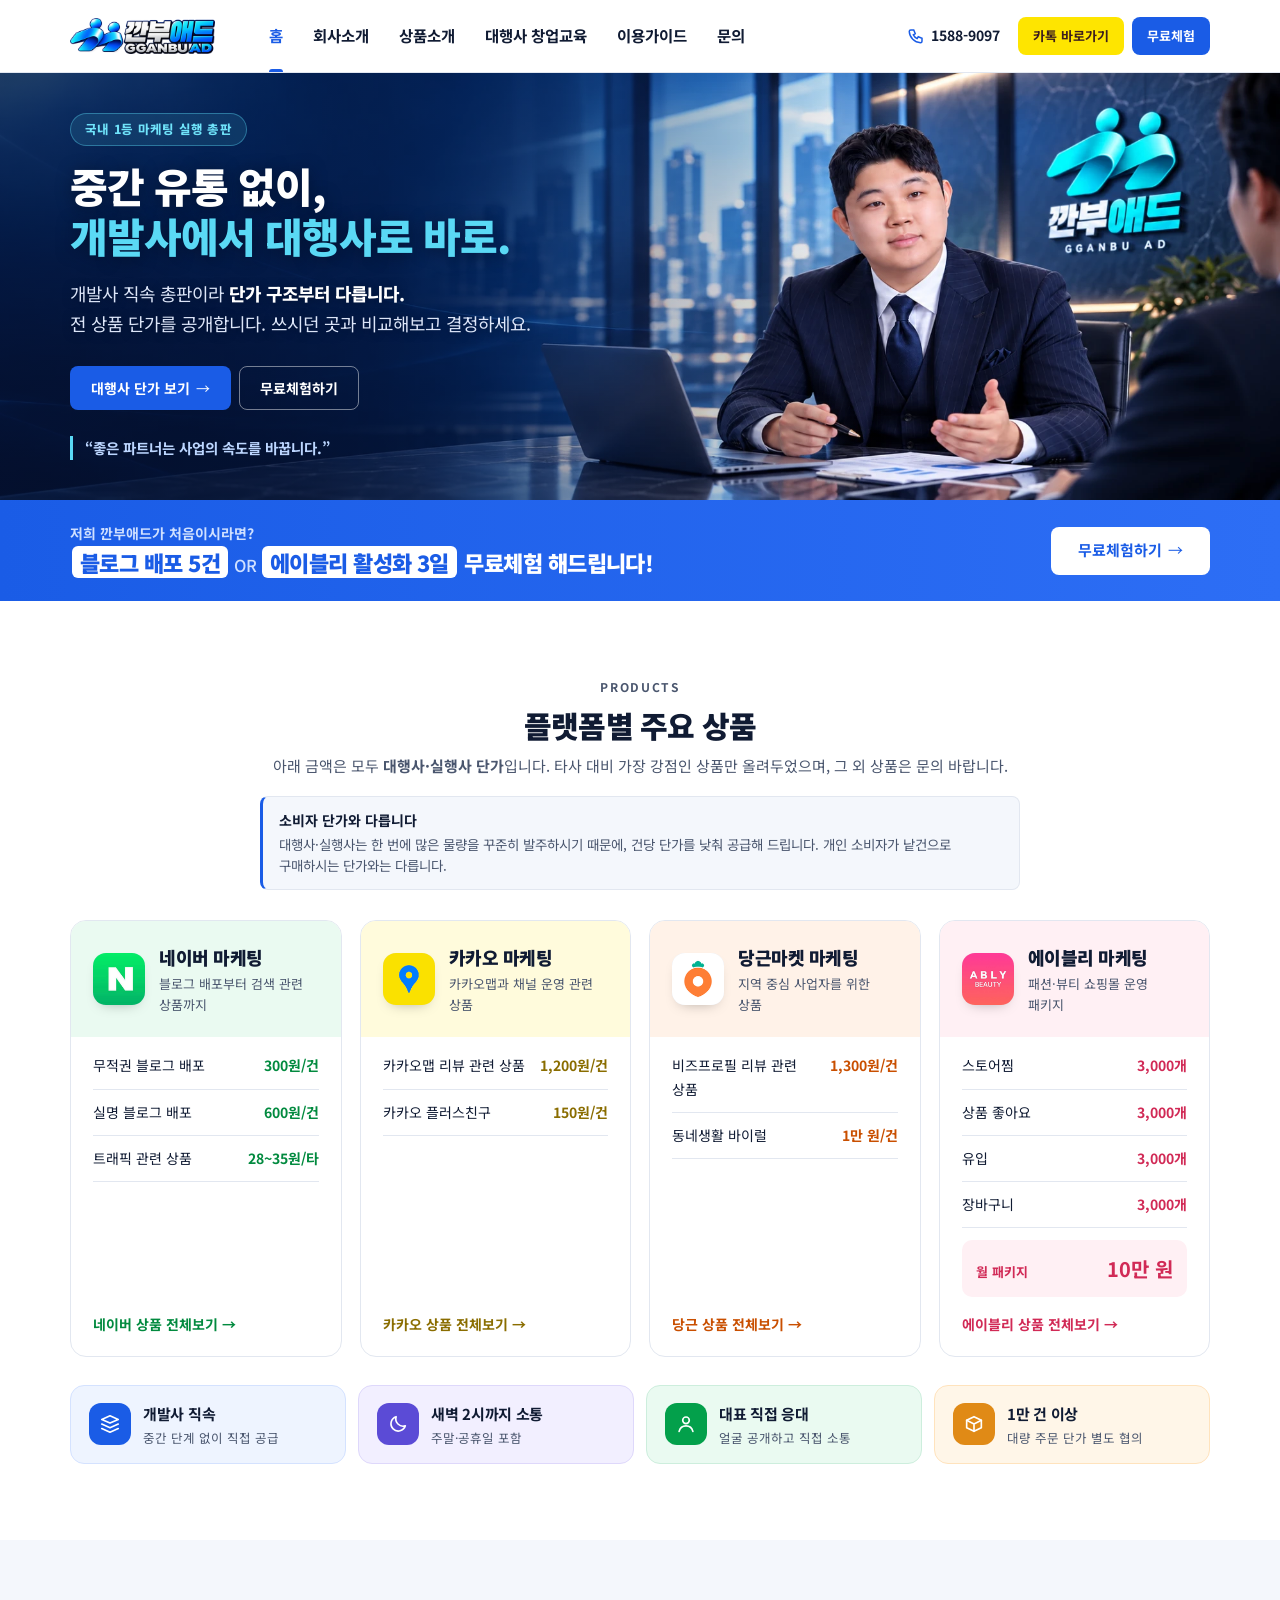
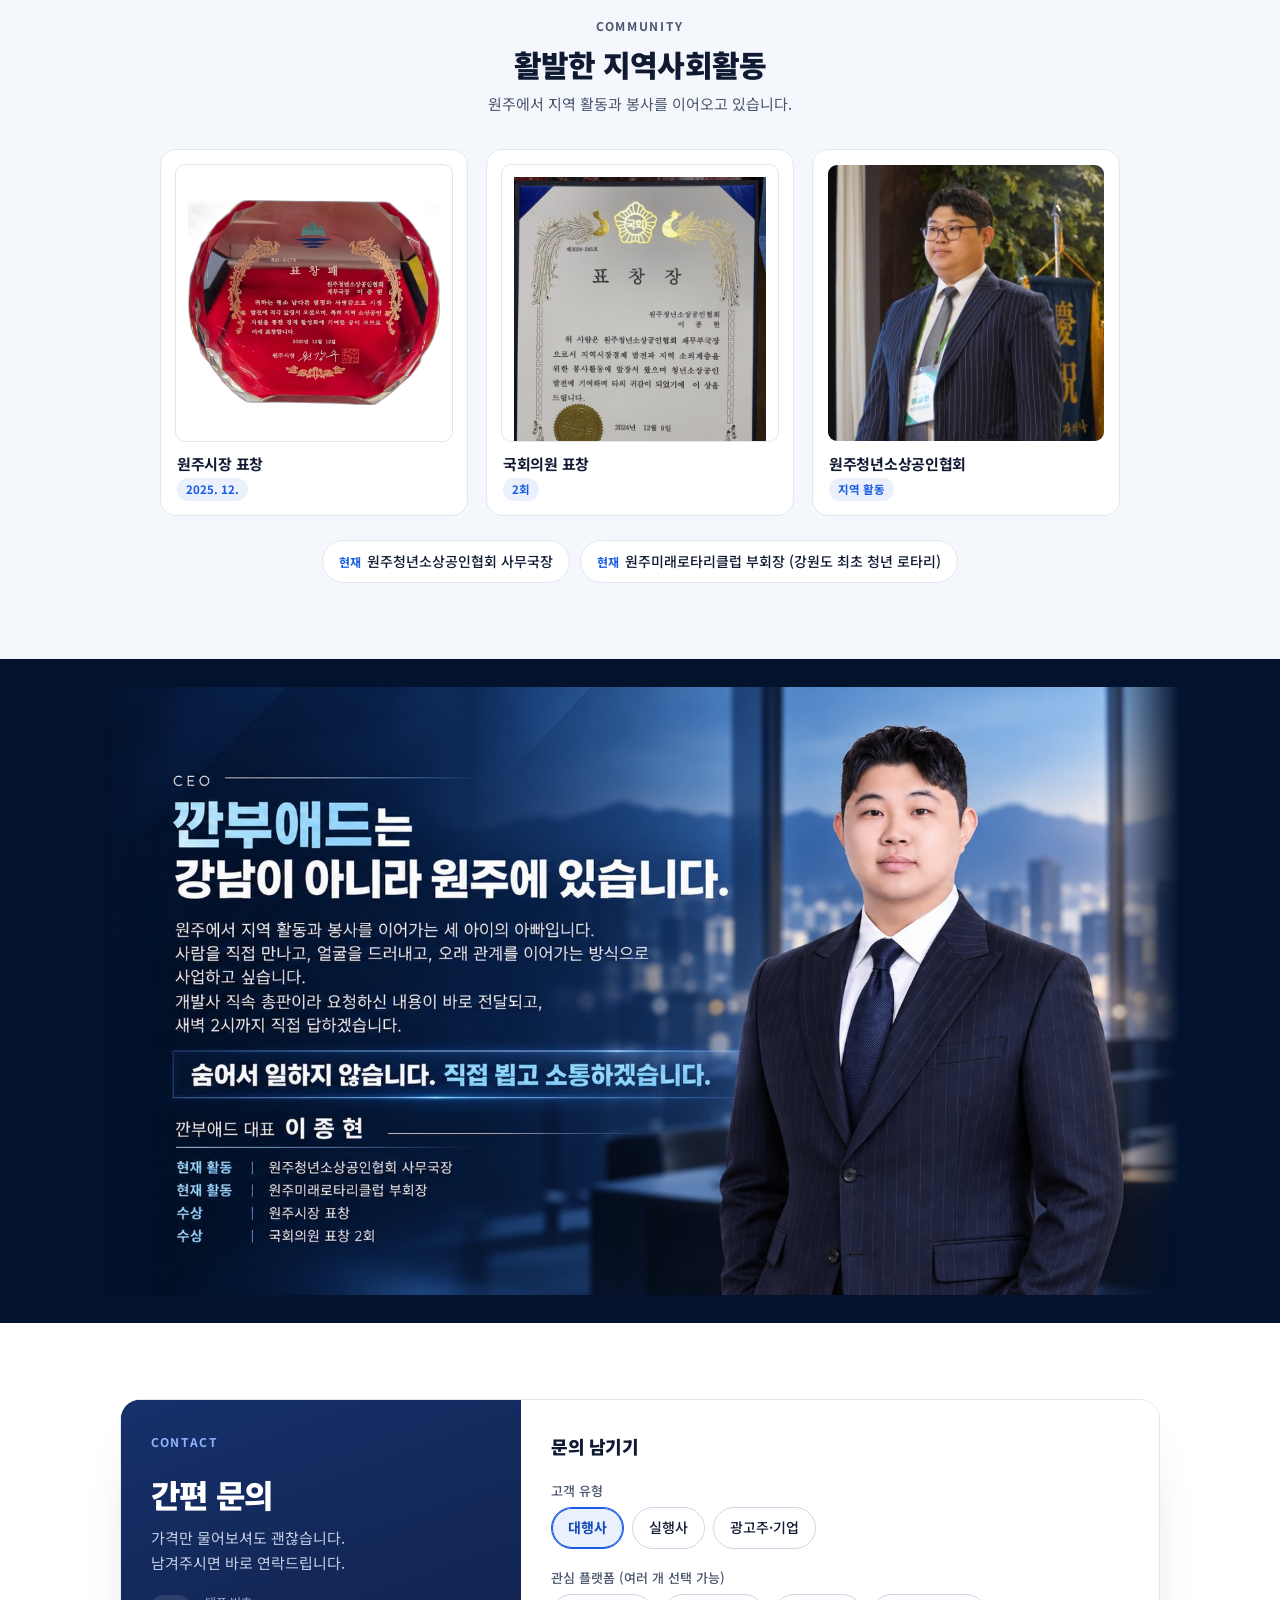
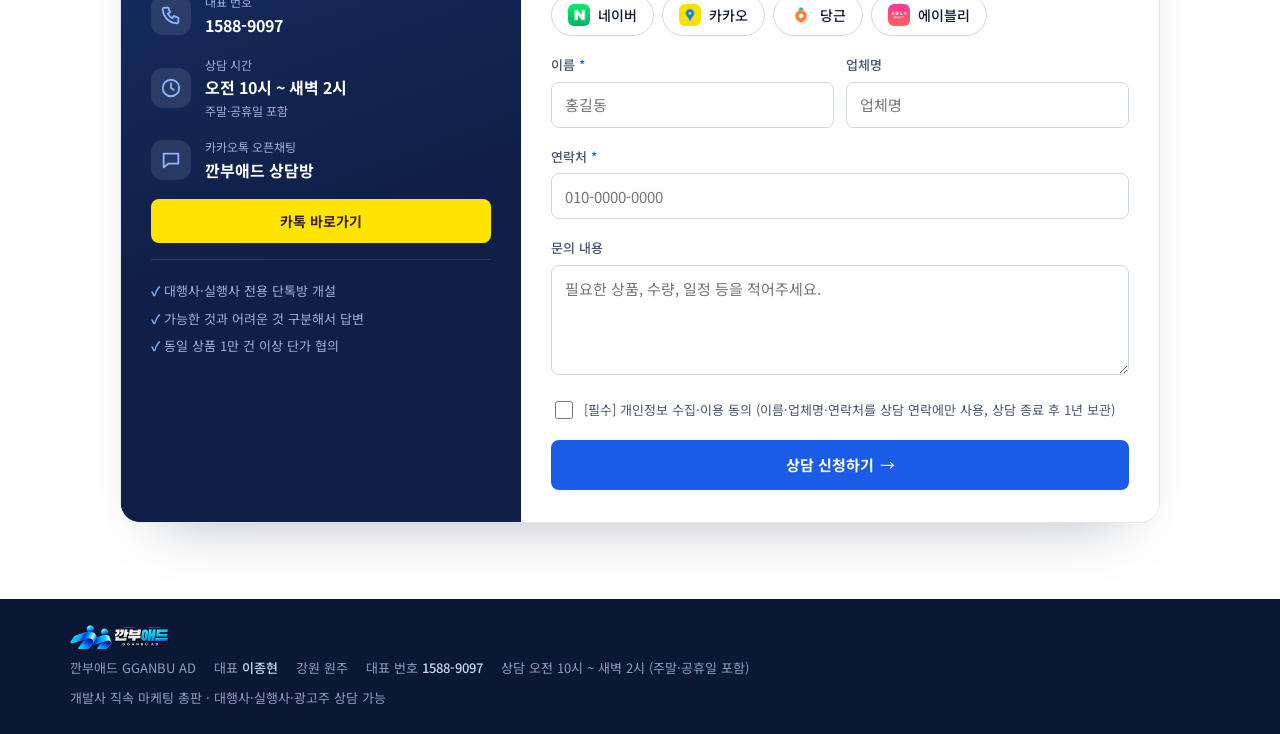
<file: index.html>
<!doctype html>
<html lang="ko">
<head>
<meta charset="utf-8">
<meta name="viewport" content="width=device-width, initial-scale=1, viewport-fit=cover">
<title>깐부애드 GGANBU AD | 개발사 직속 마케팅 총판</title>
<meta name="description" content="대행사·실행사를 위한 개발사 직속 마케팅 총판 깐부애드. 네이버·카카오·당근·에이블리 마케팅 상품을 대행사 단가로 공급합니다. 단가 확인과 간편 신청, 새벽 2시까지 상담.">
<meta property="og:title" content="깐부애드 GGANBU AD">
<meta property="og:description" content="개발사 직속 마케팅 총판 · 대행사 단가 공개 · 새벽 2시까지 상담">
<meta property="og:image" content="https://a01027770093-kpfc.github.io/gganbu_ad/images/ceo-banner.jpg">
<meta property="og:image:width" content="1600">
<meta property="og:image:height" content="900">
<meta property="og:image:type" content="image/jpeg">
<meta property="og:type" content="website">
<link rel="icon" href="images/logo-square.webp">
<link rel="preconnect" href="https://fonts.googleapis.com">
<link rel="stylesheet" href="https://fonts.googleapis.com/css2?family=Noto+Sans+KR:wght@400;500;700;900&display=swap">
<link rel="stylesheet" href="css/style.css?v=20261022d">
<link rel="canonical" href="https://a01027770093-kpfc.github.io/gganbu_ad/">
<meta name="robots" content="index,follow,max-image-preview:large,max-snippet:-1">
<meta property="og:url" content="https://a01027770093-kpfc.github.io/gganbu_ad/">
<meta property="og:site_name" content="깐부애드 GGANBU AD">
<meta property="og:locale" content="ko_KR">
<meta name="twitter:card" content="summary_large_image">
<meta name="twitter:title" content="깐부애드 GGANBU AD">
<meta name="twitter:description" content="개발사 직속 마케팅 총판 · 대행사 단가 공개 · 새벽 2시까지 상담">
<meta name="twitter:image" content="https://a01027770093-kpfc.github.io/gganbu_ad/images/ceo-banner.jpg">
<script type="application/ld+json">
[
  {
    "@context": "https://schema.org",
    "@type": "ProfessionalService",
    "@id": "https://a01027770093-kpfc.github.io/gganbu_ad/#org",
    "name": "깐부애드",
    "alternateName": [
      "GGANBU AD",
      "깐부 애드"
    ],
    "description": "개발사 직속 마케팅 총판. 마케팅 대행사·실행사·광고주에게 네이버·카카오·당근마켓·에이블리 마케팅 상품을 대행사 단가로 공급합니다.",
    "url": "https://a01027770093-kpfc.github.io/gganbu_ad/",
    "image": "https://a01027770093-kpfc.github.io/gganbu_ad/images/hero-office.webp",
    "logo": "https://a01027770093-kpfc.github.io/gganbu_ad/images/logo.png",
    "telephone": "+82-1588-9097",
    "priceRange": "₩₩",
    "address": {
      "@type": "PostalAddress",
      "addressLocality": "원주시",
      "addressRegion": "강원특별자치도",
      "addressCountry": "KR"
    },
    "areaServed": {
      "@type": "Country",
      "name": "대한민국"
    },
    "founder": {
      "@type": "Person",
      "name": "이종현",
      "jobTitle": "대표"
    },
    "openingHoursSpecification": [
      {
        "@type": "OpeningHoursSpecification",
        "dayOfWeek": [
          "Monday",
          "Tuesday",
          "Wednesday",
          "Thursday",
          "Friday",
          "Saturday",
          "Sunday"
        ],
        "opens": "10:00",
        "closes": "02:00"
      }
    ],
    "award": [
      "원주시장 표창",
      "국회의원 표창 2회"
    ],
    "knowsAbout": [
      "네이버 마케팅",
      "카카오맵 마케팅",
      "당근마켓 마케팅",
      "에이블리 마케팅",
      "마케팅 대행사 창업"
    ],
    "hasOfferCatalog": {
      "@type": "OfferCatalog",
      "name": "대행사 단가 상품",
      "itemListElement": [
        {
          "@type": "OfferCatalog",
          "name": "네이버 마케팅",
          "itemListElement": [
            {
              "@type": "Offer",
              "name": "무적권 블로그 배포",
              "priceCurrency": "KRW",
              "price": "300",
              "eligibleCustomerType": "https://schema.org/Business",
              "description": "대행사·실행사 단가 (1건 기준) · 신규 5건 무료체험"
            },
            {
              "@type": "Offer",
              "name": "실명 블로그 배포 (리워드 기반)",
              "priceCurrency": "KRW",
              "price": "600",
              "eligibleCustomerType": "https://schema.org/Business",
              "description": "대행사·실행사 단가 (1건 기준)"
            },
            {
              "@type": "Offer",
              "name": "함께 많이 찾는",
              "priceCurrency": "KRW",
              "price": "100000",
              "eligibleCustomerType": "https://schema.org/Business",
              "description": "대행사·실행사 단가 (1개월 기준)"
            },
            {
              "@type": "Offer",
              "name": "자동완성어 등록",
              "priceCurrency": "KRW",
              "price": "120000",
              "eligibleCustomerType": "https://schema.org/Business",
              "description": "대행사·실행사 단가 (1개월 기준)"
            }
          ]
        },
        {
          "@type": "OfferCatalog",
          "name": "카카오 마케팅",
          "itemListElement": [
            {
              "@type": "Offer",
              "name": "카카오맵 리뷰 관련 상품",
              "priceCurrency": "KRW",
              "price": "1200",
              "eligibleCustomerType": "https://schema.org/Business",
              "description": "대행사·실행사 단가 (1건 기준)"
            },
            {
              "@type": "Offer",
              "name": "카카오 플러스친구",
              "priceCurrency": "KRW",
              "price": "150",
              "eligibleCustomerType": "https://schema.org/Business",
              "description": "대행사·실행사 단가 (1건 기준)"
            }
          ]
        },
        {
          "@type": "OfferCatalog",
          "name": "당근마켓 마케팅",
          "itemListElement": [
            {
              "@type": "Offer",
              "name": "비즈프로필 리뷰 관련 상품",
              "priceCurrency": "KRW",
              "price": "1300",
              "eligibleCustomerType": "https://schema.org/Business",
              "description": "대행사·실행사 단가 (1건 기준)"
            },
            {
              "@type": "Offer",
              "name": "동네생활 바이럴",
              "priceCurrency": "KRW",
              "price": "10000",
              "eligibleCustomerType": "https://schema.org/Business",
              "description": "대행사·실행사 단가 (1건 기준)"
            }
          ]
        },
        {
          "@type": "OfferCatalog",
          "name": "에이블리 마케팅",
          "itemListElement": [
            {
              "@type": "Offer",
              "name": "에이블리 마켓 활성화 패키지",
              "priceCurrency": "KRW",
              "price": "100000",
              "eligibleCustomerType": "https://schema.org/Business",
              "description": "대행사·실행사 단가 (1개월 기준) · 3일 무료체험"
            }
          ]
        }
      ]
    }
  },
  {
    "@context": "https://schema.org",
    "@type": "WebSite",
    "@id": "https://a01027770093-kpfc.github.io/gganbu_ad/#site",
    "url": "https://a01027770093-kpfc.github.io/gganbu_ad/",
    "name": "깐부애드 GGANBU AD",
    "inLanguage": "ko-KR",
    "publisher": {
      "@id": "https://a01027770093-kpfc.github.io/gganbu_ad/#org"
    }
  },
  {
    "@context": "https://schema.org",
    "@type": "FAQPage",
    "mainEntity": [
      {
        "@type": "Question",
        "name": "홈페이지에 공개된 단가는 소비자 단가인가요?",
        "acceptedAnswer": {
          "@type": "Answer",
          "text": "아니요. 사이트에 공개된 금액은 모두 대행사·실행사 단가입니다. 대행사·실행사는 한 번에 많은 물량을 꾸준히 발주하시기 때문에 건당 단가를 낮춰 공급해 드립니다. 개인 소비자가 낱건으로 구매하시는 단가와는 다릅니다."
        }
      },
      {
        "@type": "Question",
        "name": "기존 거래처가 있어도 이용할 수 있나요?",
        "acceptedAnswer": {
          "@type": "Answer",
          "text": "네. 거래처를 옮기실 필요 없습니다. 단가와 진행 조건만 비교해 보시고, 필요한 상품만 선택하시면 됩니다."
        }
      },
      {
        "@type": "Question",
        "name": "계정 비밀번호를 알려줘야 하나요?",
        "acceptedAnswer": {
          "@type": "Answer",
          "text": "아니요. 작업할 주소(URL)만 받습니다. 비밀번호는 요청하지 않습니다."
        }
      },
      {
        "@type": "Question",
        "name": "진행 기간은 얼마나 걸리나요?",
        "acceptedAnswer": {
          "@type": "Answer",
          "text": "상품과 수량에 따라 다릅니다. 신청 확인 연락 때 일정을 함께 안내드립니다."
        }
      },
      {
        "@type": "Question",
        "name": "1만 건 이상 대량 주문은 어떻게 하나요?",
        "acceptedAnswer": {
          "@type": "Answer",
          "text": "동일 상품 1만 건 이상은 단가를 따로 안내드립니다. 카카오톡이나 대표 번호 1588-9097로 수량을 알려주세요."
        }
      },
      {
        "@type": "Question",
        "name": "늦은 시간에도 연락되나요?",
        "acceptedAnswer": {
          "@type": "Answer",
          "text": "오전 10시부터 새벽 2시까지 소통합니다. 주말·공휴일도 같습니다."
        }
      },
      {
        "@type": "Question",
        "name": "결제와 AS는 어떻게 되나요?",
        "acceptedAnswer": {
          "@type": "Answer",
          "text": "현재는 계좌이체로 결제하며, 신청 후 확인 연락 때 계좌 정보를 안내드립니다. 누락 건에 대해서는 7일간 AS를 지원합니다."
        }
      }
    ]
  }
]
</script>
</head>
<body>
<header class="hd">
  <div class="wrap">
    <a class="logo" href="#home" aria-label="깐부애드 홈"><img src="images/logo.png" alt="깐부애드 GGANBU AD" width="145" height="36"></a>
    <ul class="gnb">
      <li><a href="#home" data-nav="home">홈</a></li>
      <li><a href="#about" data-nav="about">회사소개</a></li>
      <li><a href="#naver" data-nav="prod">상품소개</a><ul id="gnbProd"></ul></li>
      <li><a href="#academy" data-nav="academy">대행사 창업교육</a></li>
      <li><a href="#guide" data-nav="guide">이용가이드</a></li>
      <li><a href="#contact" data-nav="contact">문의</a></li>
    </ul>
    <div class="hd-r">
      <a class="hd-tel" href="tel:15889097"><svg viewBox="0 0 24 24"><path d="M5 4h4l2 5-2.5 1.5a11 11 0 005 5L15 13l5 2v4a2 2 0 01-2 2A16 16 0 013 6a2 2 0 012-2"/></svg><span class="num">1588-9097</span></a>
      <a class="btn btn-kakao btn-sm" data-kakao href="#" target="_blank" rel="noopener">카톡 바로가기</a>
      <button class="btn btn-blue btn-sm" type="button" data-signup>무료체험</button>
    </div>
    <button class="burger" type="button" id="burger" aria-label="메뉴 열기" aria-expanded="false">☰</button>
  </div>
</header>
<nav class="mnav" id="mnav" hidden aria-label="전체 메뉴">
  <a href="#home">홈</a><a href="#about">회사소개</a><a href="#products">상품소개</a><div class="subs" id="mnavProd"></div><a href="#academy">대행사 창업교육</a><a href="#guide">이용가이드</a><a href="#contact">문의</a>
  <div class="acts"><a class="btn btn-kakao" data-kakao href="#" target="_blank" rel="noopener">카톡 바로가기</a><a class="btn btn-line" href="tel:15889097">전화 1588-9097</a></div>
</nav>

<!-- ================= 홈 ================= -->
<main id="pageHome">
  <section class="hero" id="home">
    <div class="hero-media"><img class="hero-img" src="images/hero-main.webp" alt="깐부애드 이종현 대표가 대행사 담당자와 상담하는 모습" width="2000" height="667" fetchpriority="high"><div class="hero-cap"><p>국내 1등 마케팅 실행 총판</p><b>중간 유통 없이<br>개발사에서 대행사로 바로</b></div></div>
    <div class="wrap">
      <div class="hero-txt">
        <p class="eyebrow">국내 1등 마케팅 실행 총판</p>
        <h1>중간 유통 없이,<br><span>개발사에서 대행사로 바로.</span></h1>
        <p class="lead">개발사 직속 총판이라 <b>단가 구조부터 다릅니다.</b><br>전 상품 단가를 공개합니다. 쓰시던 곳과 비교해보고 결정하세요.</p>
        <div class="acts">
          <a class="btn btn-blue arrow" href="#products">대행사 단가 보기</a>
          <button class="btn btn-ghost" type="button" data-signup>무료체험하기</button>
        </div>
        <p class="hero-quote">좋은 파트너는 사업의 속도를 바꿉니다.</p>
      </div>
    </div>
  </section>

  <section class="trial" aria-label="무료체험">
    <div class="wrap">
      <div>
        <p class="q">저희 깐부애드가 처음이시라면?</p>
        <h2><em>블로그 배포 5건</em><small>OR</small><em>에이블리 활성화 3일</em> 무료체험 해드립니다!</h2>
      </div>
      <button class="btn arrow" type="button" data-signup>무료체험하기</button>
    </div>
  </section>

  <section class="sec" id="products">
    <div class="wrap">
      <div class="sec-head c"><p class="eyebrow">PRODUCTS</p><h2>플랫폼별 주요 상품</h2><p>아래 금액은 모두 <b>대행사·실행사 단가</b>입니다. 타사 대비 가장 강점인 상품만 올려두었으며, 그 외 상품은 문의 바랍니다.</p></div>
      <p class="price-why"><b>소비자 단가와 다릅니다</b>대행사·실행사는 한 번에 많은 물량을 꾸준히 발주하시기 때문에, 건당 단가를 낮춰 공급해 드립니다. 개인 소비자가 낱건으로 구매하시는 단가와는 다릅니다.</p>
      <div class="pgrid" id="pgrid"></div>
      <div class="pstrip">
        <div class="ps p1"><span class="ps-ico"><svg viewBox="0 0 24 24"><path d="M12 3l9 4-9 4-9-4z"/><path d="M3 12l9 4 9-4"/><path d="M3 17l9 4 9-4"/></svg></span><div class="ps-t"><b>개발사 직속</b><span>중간 단계 없이 직접 공급</span></div></div>
        <div class="ps p2"><span class="ps-ico"><svg viewBox="0 0 24 24"><path d="M20 14a8 8 0 01-10-10 8 8 0 1010 10z"/></svg></span><div class="ps-t"><b>새벽 2시까지 소통</b><span>주말·공휴일 포함</span></div></div>
        <div class="ps p3"><span class="ps-ico"><svg viewBox="0 0 24 24"><circle cx="12" cy="8" r="3.6"/><path d="M4.5 20c.9-3.8 3.8-6 7.5-6s6.6 2.2 7.5 6"/></svg></span><div class="ps-t"><b>대표 직접 응대</b><span>얼굴 공개하고 직접 소통</span></div></div>
        <div class="ps p4"><span class="ps-ico"><svg viewBox="0 0 24 24"><path d="M4 8l8-4 8 4v8l-8 4-8-4z"/><path d="M4 8l8 4 8-4M12 12v8"/></svg></span><div class="ps-t"><b>1만 건 이상</b><span>대량 주문 단가 별도 협의</span></div></div>
      </div>
    </div>
  </section>

  <section class="sec awards" id="about">
    <div class="wrap">
      <div class="sec-head c"><p class="eyebrow">COMMUNITY</p><h2>활발한 지역사회활동</h2><p>원주에서 지역 활동과 봉사를 이어오고 있습니다.</p></div>
      <div class="aw-grid">
        <figure><div class="aw-ph"><img src="images/award-wonju.webp" alt="원주시장 표창패" width="800" height="650"></div><figcaption><b>원주시장 표창</b><small>2025. 12.</small></figcaption></figure>
        <figure><div class="aw-ph"><img src="images/award-assembly.jpg" alt="국회의원 표창장" width="638" height="900"></div><figcaption><b>국회의원 표창</b><small>2회</small></figcaption></figure>
        <figure><div class="aw-ph photo"><img src="images/activity.jpg" alt="원주청년소상공인협회 행사에 참석한 이종현 대표" width="576" height="800"></div><figcaption><b>원주청년소상공인협회</b><small>지역 활동</small></figcaption></figure>
      </div>
      <div class="act"><span><b>현재</b>원주청년소상공인협회 사무국장</span><span><b>현재</b>원주미래로타리클럽 부회장 (강원도 최초 청년 로타리)</span></div>
    </div>
  </section>

  <section class="sec ceo-sec">
    <img class="ceo-banner" src="images/ceo-banner.jpg" alt="깐부애드는 강남이 아니라 원주에 있습니다. 깐부애드 대표 이종현" width="1600" height="900">
    <div class="wrap">
      <figure class="ceo-ph"><img src="images/ceo.jpg" alt="깐부애드 이종현 대표" width="620" height="827"><figcaption><span>깐부애드 대표</span><b>이종현</b></figcaption></figure>
      <div>
        <p class="eyebrow">CEO</p>
        <h2>깐부애드는 강남이 아니라<br><span>원주</span>에 있습니다.</h2>
        <div class="ceo-say">
          <p>원주에서 지역 활동과 봉사를 이어가는 세 아이의 아빠입니다.</p>
          <p>사람을 직접 만나고, 얼굴을 드러내고, 오래 관계를 이어가는 방식으로 사업하고 싶습니다. 개발사 직속 총판이라 요청하신 내용이 바로 전달되고, 새벽 2시까지 직접 답하겠습니다.</p>
          <p><strong>숨어서 일하지 않습니다. 직접 뵙고 소통하겠습니다.</strong></p>
        </div>
        <p class="sign">깐부애드 대표<b>이종현</b></p>
        <ul class="hist">
          <li><small>현재 활동</small><b>원주청년소상공인협회 사무국장</b></li>
          <li><small>현재 활동</small><b>원주미래로타리클럽 부회장</b></li>
          <li><small>수상</small><b>원주시장 표창</b></li>
          <li><small>수상</small><b>국회의원 표창 2회</b></li>
        </ul>
      </div>
    </div>
  </section>

  <section class="sec contact" id="contact">
    <div class="wrap">
      <div class="box">
        <div class="c-left">
          <p class="eyebrow" style="color:#8fb4ff">CONTACT</p>
          <h2>간편 문의</h2>
          <p>가격만 물어보셔도 괜찮습니다.<br>남겨주시면 바로 연락드립니다.</p>
          <div class="c-item"><span class="ci"><svg viewBox="0 0 24 24"><path d="M5 4h4l2 5-2.5 1.5a11 11 0 005 5L15 13l5 2v4a2 2 0 01-2 2A16 16 0 013 6a2 2 0 012-2"/></svg></span><div><small>대표 번호</small><b class="num">1588-9097</b></div></div>
          <div class="c-item"><span class="ci"><svg viewBox="0 0 24 24"><circle cx="12" cy="12" r="9"/><path d="M12 7v5l3 2"/></svg></span><div><small>상담 시간</small><b>오전 10시 ~ 새벽 2시</b><small>주말·공휴일 포함</small></div></div>
          <div class="c-item"><span class="ci"><svg viewBox="0 0 24 24"><path d="M4 5h16v11H9l-5 4z"/></svg></span><div><small>카카오톡 오픈채팅</small><b>깐부애드 상담방</b></div></div>
          <a class="btn btn-kakao" data-kakao href="#" target="_blank" rel="noopener">카톡 바로가기</a>
          <div class="c-note"><span>대행사·실행사 전용 단톡방 개설</span><span>가능한 것과 어려운 것 구분해서 답변</span><span>동일 상품 1만 건 이상 단가 협의</span></div>
        </div>
        <form class="c-form" id="cform" novalidate>
          <h3>문의 남기기</h3>
          <div><span class="lbl">고객 유형</span><div class="pills">
            <label class="pill"><input type="radio" name="ct" value="대행사" checked><span>대행사</span></label>
            <label class="pill"><input type="radio" name="ct" value="실행사"><span>실행사</span></label>
            <label class="pill"><input type="radio" name="ct" value="광고주"><span>광고주·기업</span></label>
          </div></div>
          <div><span class="lbl">관심 플랫폼 (여러 개 선택 가능)</span><div class="pills" id="cPlat"></div></div>
          <div class="g2">
            <div><label class="lbl" for="cName">이름 <span class="req">*</span></label><input class="inp" id="cName" autocomplete="name" placeholder="홍길동"></div>
            <div><label class="lbl" for="cCo">업체명</label><input class="inp" id="cCo" autocomplete="organization" placeholder="업체명"></div>
          </div>
          <div><label class="lbl" for="cPhone">연락처 <span class="req">*</span></label><input class="inp" id="cPhone" type="tel" inputmode="numeric" placeholder="010-0000-0000" autocomplete="tel"></div>
          <div><label class="lbl" for="cMsg">문의 내용</label><textarea id="cMsg" placeholder="필요한 상품, 수량, 일정 등을 적어주세요."></textarea></div>
          <label class="agree"><input type="checkbox" id="cAgree"><span>[필수] 개인정보 수집·이용 동의 (이름·업체명·연락처를 상담 연락에만 사용, 상담 종료 후 1년 보관)</span></label>
          <p class="err" id="cErr" hidden></p>
          <button class="btn btn-blue arrow" type="submit" style="height:50px;font-size:15px">상담 신청하기</button>
        </form>
      </div>
    </div>
  </section>
</main>

<!-- ================= 이용가이드 ================= -->
<main id="pageGuide" hidden>
  <section class="ghero"><div class="wrap"><p class="crumb"><a href="#home">홈</a> › 이용가이드</p><h1>이용가이드</h1><p>상품 선택부터 결과 확인까지, 처음이셔도 쉽게 이용하실 수 있습니다.</p></div></section>
  <section class="wrap" style="padding-block:24px 96px">
    <ol class="gsteps">
      <li><b>상품 선택</b><span>상품소개에서 플랫폼과 상품을 고르고 수량을 정합니다.</span></li>
      <li><b>정보 입력</b><span>작업할 주소(URL), 업체명, 연락처를 입력합니다.</span></li>
      <li><b>신청 완료</b><span>담당자가 진행 가능 여부를 확인해 연락드립니다.</span></li>
      <li><b>입금 후 진행</b><span>계좌이체 안내를 받고, 입금 확인 후 바로 시작합니다.</span></li>
      <li><b>결과 확인</b><span>진행 결과를 확인하고, 누락 건은 AS를 요청합니다.</span></li>
    </ol>
    <div class="ginfo">
      <div><h3>결제 안내</h3><p>현재는 계좌이체로 결제합니다. 신청 후 확인 연락 때 계좌 정보를 안내드립니다.</p></div>
      <div><h3>AS 안내</h3><p>누락 건에 대해서는 7일간 AS를 지원합니다. 상품별 세부 AS 기준은 진행 전 안내드립니다.</p></div>
      <div><h3>무료체험 안내</h3><p>처음 이용하시는 분께 블로그 배포 5건 또는 에이블리 활성화 3일 무료체험을 드립니다. 간편가입 후 쿠폰이 발급됩니다.</p></div>
    </div>
    <div class="gfaq faq">
      <h2>자주 묻는 질문</h2>
      <details><summary>기존 거래처가 있어도 이용할 수 있나요?</summary><p>네. 거래처를 옮기실 필요 없습니다. 단가와 진행 조건만 비교해 보시고, 필요한 상품만 선택하시면 됩니다.</p></details>
      <details><summary>계정 비밀번호를 알려줘야 하나요?</summary><p>아니요. 작업할 주소(URL)만 받습니다. 비밀번호는 요청하지 않습니다.</p></details>
      <details><summary>진행 기간은 얼마나 걸리나요?</summary><p>상품과 수량에 따라 다릅니다. 신청 확인 연락 때 일정을 함께 안내드립니다.</p></details>
      <details><summary>홈페이지 단가는 소비자 단가인가요?</summary><p>아니요. 사이트에 공개된 금액은 모두 <b>대행사·실행사 단가</b>입니다. 대행사·실행사는 한 번에 많은 물량을 꾸준히 발주하시기 때문에, 건당 단가를 낮춰 공급해 드립니다. 개인 소비자가 낱건으로 구매하시는 단가와는 다릅니다.</p></details>
      <details><summary>1만 건 이상 대량 주문은 어떻게 하나요?</summary><p>동일 상품 1만 건 이상은 단가를 따로 안내드립니다. 카카오톡이나 대표 번호로 수량을 알려주세요.</p></details>
      <details><summary>늦은 시간에도 연락되나요?</summary><p>오전 10시부터 새벽 2시까지 소통합니다. 주말·공휴일도 같습니다.</p></details>
      <details><summary>대행사·실행사 전용 단톡방이 있나요?</summary><p>네. 거래를 시작한 대행사·실행사에는 전용 단톡방을 개설해 드립니다.</p></details>
    </div>
    <div class="gcta"><div><b>궁금한 점은 바로 물어보세요</b><p style="color:#c3cde4;font-size:14px;margin-top:4px">대표 번호 1588-9097 · 오전 10시 ~ 새벽 2시</p></div><div><a class="btn btn-kakao" data-kakao href="#" target="_blank" rel="noopener">카톡 바로가기</a><a class="btn btn-blue" href="#naver">상품 보러가기</a></div></div>
  </section>
</main>

<!-- ================= 창업교육 ================= -->
<main id="pageAcademy" hidden>
  <section class="ax-hero">
    <div class="ax-media"><img id="acImg" alt="깐부애드 이종현 대표" width="1440" height="810"></div>
    <div class="wrap ax-in">
      <p class="crumb"><a href="#home">홈</a> › 대행사 창업교육</p>
      <p class="ax-eb">MARKETING AGENCY START-UP</p>
      <h1>마케팅 대행사 창업,<br>처음이라면 <em>제대로 배우고</em><br>시작하세요.</h1>
      <p class="lead">상품은 어디서 공급받는지, 얼마에 팔아야 하는지, 고객은 어떻게 찾는지.<br>처음 시작할 때 막히는 실무를 실제 대행사 운영 순서대로 알려드립니다.</p>
      <div class="ax-acts"><a class="btn ax-gold arrow" href="#ac-curri">교육과정 보기</a><a class="btn btn-ghost arrow" href="#ac-form">창업교육 문의</a></div>
      <p class="ax-foot">실제 사업 운영과 연결된, 실전형 창업 교육입니다.</p>
    </div>
  </section>
  <div class="ax-notice"><div class="wrap"><div><b>이미 대행사를 운영하고 계신 대표님이라면?</b><p>별도의 교육 없이 기존과 동일하게 깐부애드 상품과 서비스를 이용하시면 됩니다.</p></div><a class="btn btn-ghost btn-sm arrow" href="#products">상품 보러가기</a></div></div>

  <section class="wrap ax-now">
    <div class="ax-now-h">
      <p class="eyebrow">WHY THIS PROGRAM</p>
      <h2>왜 지금, 마케팅 대행사 창업인가요?</h2>
      <p>마케팅이 필요한 소상공인과 기업은 많지만, 믿고 맡길 곳을 찾기는 여전히 어렵습니다. 마케팅 대행사는 매장 임대나 인테리어 없이, 지식과 영업력으로 시작할 수 있는 사업입니다.</p>
    </div>
    <ol class="ax-now-l">
      <li><b>초기 비용 부담이 적습니다</b><p>매장 임대, 인테리어 같은 큰 초기 비용 없이 시작할 수 있습니다.</p></li>
      <li><b>기초부터 실무까지 순서대로</b><p>업계 용어부터 상품, 영업, 운영까지 처음 시작하는 분도 따라올 수 있게 구성했습니다.</p></li>
      <li><b>실제 사업으로 연결됩니다</b><p>이론에 그치지 않고, 교육 중에 내 상품표와 사업 방향을 직접 만듭니다.</p></li>
    </ol>
  </section>

  <section class="ax-who">
    <div class="wrap">
      <div class="ax-who-d"><img class="ax-who-img" src="images/for-whom.jpg" alt="이런 분들에게 필요한 과정입니다. 01 처음 시작하는 분, 02 시작은 했지만 경험이 부족한 분, 03 혼자 배우며 운영 중인 분" width="1448" height="1086"><img class="ax-who-logo" src="images/logo-square.webp" alt="깐부애드" width="440" height="386"></div>
      <div class="ax-who-m">
        <img class="ax-who-logo-m" src="images/logo-square.webp" alt="" width="440" height="386">
        <h2>이런 분들에게 필요한 과정입니다.</h2>
        <ol>
          <li><span>처음 시작하는 분</span><q>마케팅 대행사를 해보고 싶은데, 어디서부터 시작해야 할지 모르겠습니다.</q></li>
          <li><span>시작은 했지만 경험이 부족한 분</span><q>상품은 몇 개 알고 있는데, 고객에게 어떻게 팔아야 할지 막막합니다.</q></li>
          <li><span>혼자 배우며 운영 중인 분</span><q>작업은 받고 있는데, 견적·계약·AS가 매번 어렵습니다.</q></li>
        </ol>
      </div>
      <p class="ax-not">이미 충분한 실무 경험이 있는 대행사 대표님에게 교육을 권하는 과정은 아닙니다.</p>
    </div>
  </section>

  <section class="ax-why">
    <img class="ax-why-img" src="images/why-gganbu.jpg" alt="왜 깐부애드인가요? 폐쇄적인 업계 구조, 영업자 출신 개발사 직속 총판, 개발사 특징까지 함께 이해, 더 빠르고 안정적인 시작" width="1600" height="900">
    <div class="wrap ax-why-m">
      <p class="ax-eb">WHY GGANBU AD</p>
      <h2>왜 <span>깐부애드</span>인가요?</h2>
      <p>마케팅 업계는 생각보다 폐쇄적입니다. 처음 시작하는 분에게는 상품을 어디서 받고, 어떻게 팔고, 어떻게 운영해야 하는지 알기 쉽지 않습니다. 깐부애드는 개발사 직속 총판이자 영업자 출신 대표의 실무 경험을 바탕으로, <b>더 빠르고 안정적인 시작을 돕습니다.</b></p>
      <ol>
        <li><b>폐쇄적인 업계 구조</b><p>마케팅 업계 특성상 정보가 쉽게 공유되지 않습니다. 처음 시작하는 분일수록 상품 구조와 운영 흐름을 파악하기 어렵습니다.</p></li>
        <li><b>영업자 출신 개발사 직속 총판</b><p>영업 경험과 실무 감각을 갖춘 개발사 직속 총판은 흔하지 않습니다. 상품만 아는 것이 아니라, 실제로 어떻게 팔아야 하는지까지 함께 배울 수 있습니다.</p></li>
        <li><b>개발사 특징까지 함께 이해</b><p>개발사 원청 직속 구조이기 때문에 상품의 특징과 진행 방식까지 더 깊이 이해할 수 있습니다. 단순 중개가 아니라 구조를 알고 시작할 수 있습니다.</p></li>
        <li><b>더 빠르고 안정적인 시작</b><p>저렴한 공급가로 납품받고 운영의 기준까지 함께 익히면, 남들은 2~3년 걸리는 시행착오를 더 빠르고 안정적으로 줄여갈 수 있습니다.</p></li>
      </ol>
      <p class="ax-key">배우는 데서 끝나는 것이 아니라, 실제 운영까지 연결되는 구조를 만듭니다.</p>
    </div>
  </section>

  <section class="ax-curri" id="ac-curri">
    <div class="wrap">
      <button class="ax-curri-zoom" type="button" data-zoom="images/curriculum.jpg">
        <img class="ax-curri-img" src="images/curriculum.jpg" alt="8주간의 체계적인 커리큘럼: 1단계 기초교육 3주, 2단계 실무교육 2주, 3단계 실습 및 사업자 만들기 2주, 4단계 사례공유 및 노하우 1주" width="1600" height="900">
        <span class="zoom-tag"><svg viewBox="0 0 24 24"><circle cx="11" cy="11" r="6.5"/><path d="M20 20l-4.6-4.6M11 8.5v5M8.5 11h5"/></svg>크게 보기</span>
      </button>
      <details class="ax-curri-m"><summary>주차별 자세히 보기</summary>
      <div class="ax-stages">
        <section><header class="g"><small>1단계 · 기초교육</small><b>3주</b></header><ol>
          <li><span>1주차</span><div><b>업계 이해와 대행사 구조</b><p>업계 동향·용어 기초, 대행사·실행사·총판의 역할</p></div></li>
          <li><span>2주차</span><div><b>상품과 공급 구조</b><p>플랫폼별 상품 특징, 공급 구조 이해</p></div></li>
          <li><span>3주차</span><div><b>단가·마진·견적</b><p>공급가·판매가·마진 계산, 제안서 기초</p></div></li>
        </ol></section>
        <section><header><small>2단계 · 실무교육</small><b>2주</b></header><ol>
          <li><span>4주차</span><div><b>고객 찾기와 상담</b><p>타깃 업종 선정, 상담 흐름, 영업 기초</p></div></li>
          <li><span>5주차</span><div><b>상품 진행과 관리</b><p>실제 진행 방식, 작업 의뢰, 일정·누락·AS 관리</p></div></li>
        </ol></section>
        <section><header><small>3단계 · 실습 및 사업 만들기</small><b>2주</b></header><ol>
          <li><span>6주차</span><div><b>보고와 재계약</b><p>결과 보고, 고객관리, 재계약 실무</p></div></li>
          <li><span>7주차</span><div><b>내 사업 설계</b><p>사업 방향 설정, 내 상품표 만들기, 운영 효율화</p></div></li>
        </ol></section>
        <section><header><small>4단계 · 사례 공유</small><b>1주</b></header><ol>
          <li><span>8주차</span><div><b>사례와 개인 피드백</b><p>실무 사례 공유, 1년 목표·월별 계획, 개인별 피드백</p></div></li>
        </ol></section>
      </div></details>
    </div>
  </section>

  <section class="ax-edu">
    <img class="ax-edu-img" src="images/education-info.jpg" alt="교육 안내: 마케팅 대행사 창업교육 8주 과정, 정가 2,000만 원, 현재 프로모션 50명 한정 1,000만 원(부가세 별도)" width="1600" height="900">
    <div class="wrap ax-edu-m">
      <p class="eyebrow" style="text-align:center">MARKETING AGENCY START-UP CLASS</p>
      <h2>교육 <span>안내</span></h2>
      <p class="sub">마케팅 대행사 창업교육 · 8주 과정</p>
      <div class="ax-edu-price">
        <small>한정 프로모션</small>
        <p class="was">정가 <s>2,000만 원</s></p>
        <p class="now"><em>50명 한정</em><b class="num">1,000만 원</b></p>
        <p class="vat">부가세 별도</p>
      </div>
      <p class="meta"><span>온라인 + 현장 병행</span><span>최소 1년 운영 케어</span><span>대상: 예비창업자 / 초기 운영자</span></p>
      <h3>깐부애드 교육, 왜 다를까요?</h3>
      <dl>
        <div><dt>주의</dt><dd>시중의 300만 원·600만 원대 교육은 실무 관련 케어가 없는 경우가 많습니다.</dd></div>
        <div><dt>당사만의 포함 내용</dt><dd>실무 케어 + KPFC 사업 자문까지 포함되어 정부 정책자금 자문까지 연결해 드립니다.</dd></div>
        <div><dt>교육 후까지 케어</dt><dd>교육이 끝나도 실제 사업까지 케어되는 곳은 국내에 저희 '깐부애드'가 유일합니다.</dd></div>
        <div><dt>진행 방식</dt><dd>교육 전에는 1시간 미팅을 먼저 진행합니다. 인터뷰 후 정말 간절하신 분들, 열정 있으신 분들만 함께합니다.</dd></div>
      </dl>
      <div class="why50">
        <span class="why50-badge">50명 한정 · 50% 할인</span>
        <b>왜 반값에 하나요?</b>
        <p>저희 목표는 <strong>마케팅 연합</strong>을 만드는 것입니다. 함께할 파트너가 많아질수록, 다른 곳은 받지 못하는 연합 단가를 받아올 수 있습니다.</p>
        <p>폐쇄적인 마케팅 시장에서 1인 사장님들도 낙오되지 않도록, 더 좋은 단가와 노하우, 업계 동향을 서로 공유하자는 뜻입니다.</p>
      </div>
    </div>
  </section>

  <section class="ax-care">
    <div class="wrap">
      <div class="ax-care-h"><p class="eyebrow">AFTER CARE</p><h2>8주가 끝나도<br>혼자 두지 않습니다.</h2><p>교육이 끝난 뒤 실제로 운영하면서 생기는 상황까지 함께합니다.</p></div>
      <ol>
        <li><b>최소 1년 운영 케어</b><p>운영하면서 생기는 질문과 막히는 부분을 언제든 물어보실 수 있습니다.</p></li>
        <li><b>상품 지속 공급</b><p>교육에서 배운 상품만으로 끝나지 않고, 새로운 판매 상품을 계속 접할 수 있습니다.</p></li>
        <li><b>사업 방향 상담</b><p>사업자 설립, 상품 구성, 운영 방향 등 개별 상담을 지원합니다.</p></li>
        <li><b>대행사 네트워크 <small>구축 예정</small></b><p>대행사끼리 정보와 노하우를 나눌 수 있는 네트워크를 운영할 예정입니다.</p></li>
      </ol>
    </div>
  </section>

  <section class="ax-kpfc">
    <div class="wrap">
      <p>교육 종료 후, 당사와 MOU 되어 있는 <b>한국정책자금지원센터(KPFC)</b>를 통해<br>사업 자문 및 정책자금 자문까지 연결해 드립니다.</p>
      <img class="ax-kpfc-logo" src="images/kpfc.png" alt="한국정책자금지원센터 KPFC" width="446" height="120">
    </div>
  </section>

  <section class="ax-apply" id="ac-form">
    <div class="wrap">
      <div class="ax-end">
        <p class="ax-eb">CONSULTATION</p>
        <h2>마케팅 대행사를<br>제대로 한번 시작해보고 싶다면.</h2>
        <p>현재 상황부터 먼저 이야기해 보세요.<br>교육이 필요한 단계인지부터 확인해 드립니다.</p>
        <p class="ax-3"><span>교육 과정 안내</span><span>개인별 맞춤 상담</span><span>현재 상황에 맞는 방향 제안</span></p>
        <div class="ax-acts"><a class="btn btn-kakao" data-kakao href="#" target="_blank" rel="noopener">카카오톡 교육문의</a><a class="btn btn-ghost" href="tel:15889097">1588-9097</a></div>
        <p class="ax-sub">이미 대행사를 운영 중이며 상품 공급 및 제휴가 필요하신 경우 <a href="#contact">대행사 제휴문의 →</a></p>
      </div>
      <form id="aform" class="ax-form" novalidate>
        <h3>무료 상담 신청</h3>
        <div class="g2">
          <div><label class="lbl" for="aName">이름 <span class="req">*</span></label><input class="inp" id="aName" autocomplete="name"></div>
          <div><label class="lbl" for="aPhone">연락처 <span class="req">*</span></label><input class="inp" id="aPhone" type="tel" inputmode="numeric" placeholder="010-0000-0000" autocomplete="tel"></div>
        </div>
        <div><span class="lbl">현재 상황</span><div class="pills">
          <label class="pill"><input type="radio" name="as" value="처음 시작" checked><span>처음 시작</span></label>
          <label class="pill"><input type="radio" name="as" value="경험 부족"><span>시작했지만 경험 부족</span></label>
          <label class="pill"><input type="radio" name="as" value="혼자 운영 중"><span>혼자 운영 중</span></label>
        </div></div>
        <div><label class="lbl" for="aMsg">궁금한 점</label><textarea id="aMsg" placeholder="희망 시작 시기, 궁금한 점 등을 적어주세요."></textarea></div>
        <label class="agree"><input type="checkbox" id="aAgree"><span>[필수] 개인정보 수집·이용 동의 (상담 연락에만 사용, 상담 종료 후 1년 보관)</span></label>
        <p class="err" id="aErr" hidden></p>
        <button class="btn btn-blue arrow" type="submit" style="height:50px;font-size:15px">상담 신청하기</button>
      </form>
    </div>
  </section>
</main>

<!-- ================= 상품 페이지 ================= -->
<main id="pageProd" hidden>
  <section class="pv"><img class="pv-wm" id="pvWm" alt="" aria-hidden="true">
    <div class="wrap pv-in">
      <div>
        <p class="crumb"><a href="#home">홈</a> › 상품소개 › <span id="pvCrumb"></span></p>
        <h1 id="pvTitle"></h1>
        <p class="tagline" id="pvTag"></p>
        <p class="lead" id="pvLead"></p>
        <p class="pv-strong"><span>개발사 직속</span><span>새벽 2시까지 소통</span><span>7일 AS</span></p>
      </div>
      <div class="pv-art" id="pvArt" aria-hidden="true"></div>
    </div>
    <div class="wrap"><nav class="ptabs" id="ptabs" aria-label="플랫폼 선택"></nav></div>
  </section>
  <div class="wrap pbody">
    <div class="pmain">
      <div class="why" id="pvWhy"></div>
      <h3 class="h3" id="pvListTitle"></h3>
      <p class="h3-s" id="pvListSub"></p>
      <p class="more-note"><b>강점 있는 상품만</b> 추렸습니다. 찾으시는 상품이 없으면 <a data-kakao href="#" target="_blank" rel="noopener">문의</a> 주세요.</p>
      <div class="plist" id="pvList"></div>
      <p class="note" id="pvNote"></p>
      <div id="pvLinks"></div>
      <div class="steps">
        <h3>진행 절차</h3>
        <ol>
          <li><b>상품 선택</b>상품과 수량을 고릅니다.</li>
          <li><b>정보 입력</b>작업 주소와 연락처를 입력합니다.</li>
          <li><b>신청 완료</b>담당자가 확인 후 연락드립니다.</li>
          <li><b>작업 진행</b>입금 확인 후 바로 시작합니다.</li>
          <li><b>결과 확인</b>누락 건은 AS를 요청할 수 있습니다.</li>
        </ol>
      </div>
      <p class="pledge"><b>기존 거래처가 있으셔도 괜찮습니다.</b> 단가와 진행 조건만 비교해 보세요. 얼굴을 공개하고 직접 소통하는 깐부애드가 함께하겠습니다.</p>
    </div>

    <aside class="pside">
      <div class="quote"><p>“기존 거래처가 있으셔도 괜찮습니다. 단가와 진행 조건만 비교해보세요.”<small>깐부애드 대표<b>이종현</b></small></p><img src="images/ceo.jpg" alt="이종현 대표" width="104" height="139"></div>

      <form class="obox" id="obox" novalidate aria-label="신청하기">
        <h3>신청하기</h3>
        <div id="oDone" hidden></div>
        <div id="oForm" style="display:grid;gap:12px">
          <div class="pick" id="pick">
            <button class="pick-btn" type="button" id="pickBtn" aria-haspopup="listbox" aria-expanded="false"><span id="pickMark"></span><span><b id="pickName"></b><small id="pickPrice"></small></span></button>
            <ul class="pick-list" id="pickList" role="listbox" hidden></ul>
          </div>
          <div class="kv"><span>대행사 단가</span><span class="v num" id="oUnit"></span></div>
          <div class="kv" id="oQtyRow"><span id="oQtyLbl">수량</span><div class="stepper"><button type="button" id="oMinus" aria-label="수량 줄이기">−</button><input id="oQty" class="num" inputmode="numeric" aria-label="수량"><button type="button" id="oPlus" aria-label="수량 늘리기">+</button></div></div>
          <div class="kv" id="oPerRow" hidden><span>이용 기간</span><div class="operiod" id="oPer"></div></div>
          <div class="ototal"><span>예상 금액</span><b class="num" id="oTotal"></b></div>
          <p class="hint warn" id="oHint" hidden>1만 건 이상은 단가를 따로 안내드립니다.</p>
          <div><label class="lbl" for="oUrl">작업할 주소 (URL) <span class="req">*</span></label><input class="inp" id="oUrl" type="url" inputmode="url" placeholder="https://"></div>
          <div class="g2" style="gap:8px">
            <div><label class="lbl" for="oCo">업체명 <span class="req">*</span></label><input class="inp" id="oCo" autocomplete="organization"></div>
            <div><label class="lbl" for="oPhone">연락처 <span class="req">*</span></label><input class="inp" id="oPhone" type="tel" inputmode="numeric" placeholder="010-0000-0000" autocomplete="tel"></div>
          </div>
          <details class="opt"><summary>요청사항 추가 (선택)</summary><input class="inp" id="oMemo" aria-label="요청사항" placeholder="키워드, 지역, 업종, 희망 시작일 등"></details>
          <label class="agree"><input type="checkbox" id="oAgree"><span>[필수] 개인정보 수집·이용 동의</span></label>
          <p class="err" id="oErr" hidden></p>
          <button class="btn btn-blue arrow ogo" type="submit">신청하기</button>
          <p class="hint" style="text-align:center">신청 후 진행 가능 여부를 확인해 연락드립니다.</p>
        </div>
      </form>

      <div class="side-card">
        <h3><svg viewBox="0 0 24 24"><path d="M12 3l8 3v6c0 4.5-3.4 8-8 9-4.6-1-8-4.5-8-9V6z M8.5 12l2.5 2.5 4.5-5"/></svg>AS 안내</h3>
        <p>누락 건에 대해서는 7일간 AS를 지원합니다.<br>상품별 세부 AS 기준은 진행 전 안내드립니다.</p>
      </div>
      <div class="side-card faq">
        <h3><svg viewBox="0 0 24 24"><circle cx="12" cy="12" r="9"/><path d="M9.5 9.5a2.5 2.5 0 114 2c-1 .6-1.5 1.1-1.5 2.2 M12 17h.01"/></svg>자주 묻는 질문</h3>
        <details><summary>결제는 어떻게 하나요?</summary><p>신청 후 확인 연락 때 계좌이체 정보를 안내드립니다. 입금 확인 후 바로 진행합니다.</p></details>
        <details><summary>기존 거래처가 있어도 이용할 수 있나요?</summary><p>네. 거래처를 옮기실 필요 없습니다. 단가와 진행 조건만 비교해 보시고, 필요한 상품만 선택하시면 됩니다.</p></details>
        <details><summary>진행 기간은 얼마나 걸리나요?</summary><p>상품과 수량에 따라 다릅니다. 신청 확인 연락 때 일정을 함께 안내드립니다.</p></details>
      </div>
    </aside>
  </div>
  <div class="mbar"><div><small id="mbName"></small><b class="num" id="mbTotal"></b></div><button class="btn btn-blue" type="button" id="mbGo">신청하기</button></div>
</main>

<footer class="ft">
  <div class="wrap">
    <img src="images/logo-footer.png" alt="깐부애드" width="124" height="30">
    <p class="l"><span>깐부애드 GGANBU AD</span><span>대표 <b>이종현</b></span><span>강원 원주</span><span>대표 번호 <b class="num">1588-9097</b></span><span>상담 오전 10시 ~ 새벽 2시 (주말·공휴일 포함)</span></p>
    <p>개발사 직속 마케팅 총판 · 대행사·실행사·광고주 상담 가능</p>
  </div>
</footer>

<div class="lbox" id="lbox" hidden>
  <div class="lbox-bar"><button class="lbox-x" type="button" id="lboxX">닫기 ✕</button></div>
  <div class="lbox-body" id="lboxBody"><img id="lboxImg" alt=""></div>
  <p class="lbox-hint">이미지를 누르면 확대·축소됩니다</p>
</div>
<div class="mdock" id="mdock"><a class="btn btn-kakao" data-kakao href="#" target="_blank" rel="noopener">카톡 바로가기</a><a class="btn btn-line" href="tel:15889097">전화 1588-9097</a></div>
<div class="dim" id="dim" hidden><div class="modal" id="modal" role="dialog" aria-modal="true" aria-labelledby="mTitle"></div></div>
<div class="toast" id="toast" hidden></div>

<script src="js/app.js?v=20261022d"></script>
</body>
</html>
</file>
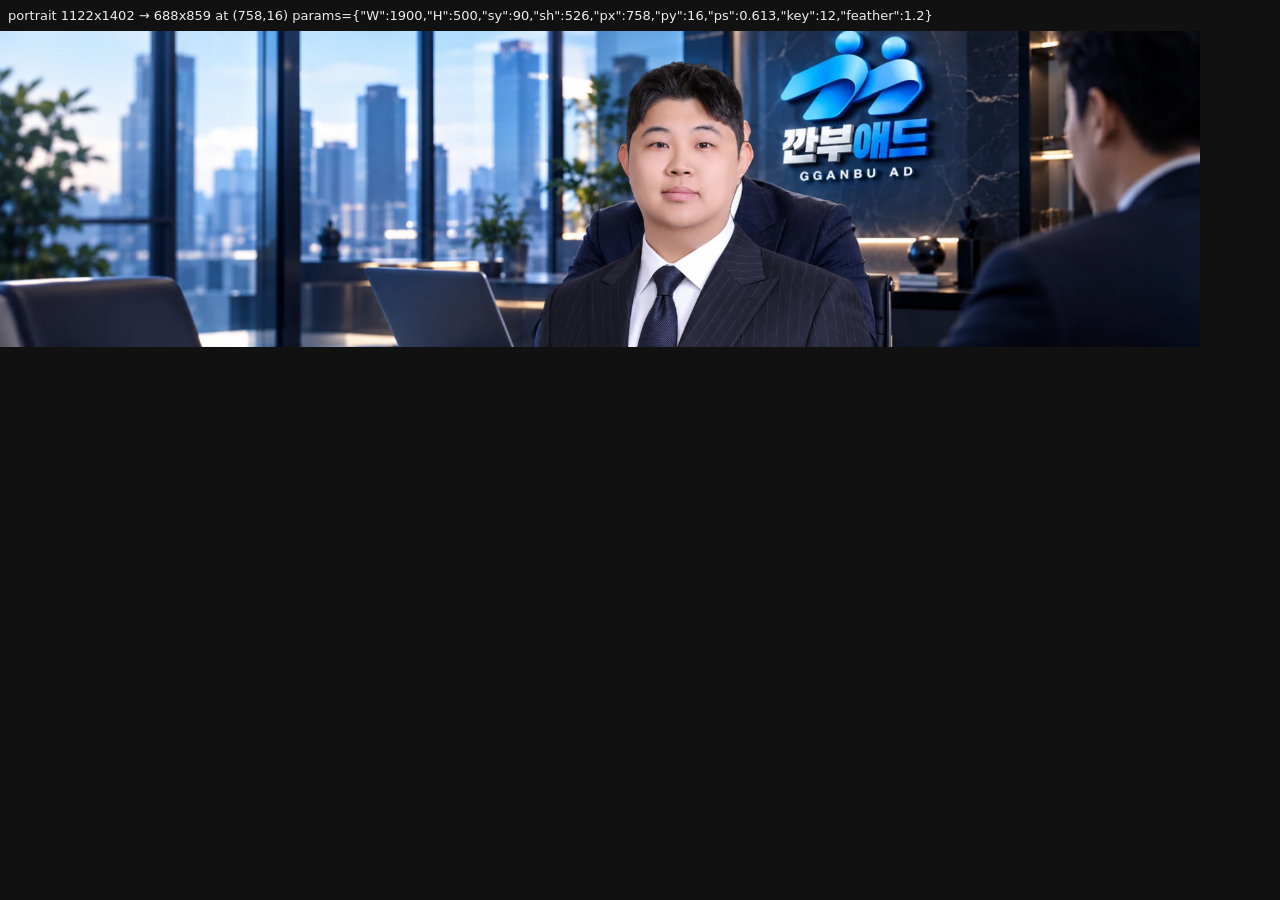
<file: .claude/compose.html>
<!doctype html>
<meta charset="utf-8">
<title>hero composer</title>
<style>body{margin:0;background:#111;color:#eee;font:13px system-ui}canvas{display:block;width:100%;max-width:1200px}#log{padding:8px}</style>
<div id="log">working…</div>
<canvas id="cv"></canvas>
<script>
const q = new URLSearchParams(location.search);
const num = (k, d) => q.has(k) ? +q.get(k) : d;

const P = {
  W: 1900, H: 500,
  sy: num('sy', 90), sh: num('sh', 526),      /* 배경에서 잘라낼 세로 범위 */
  px: num('px', 758), py: num('py', 16),      /* 인물 배치 */
  ps: num('ps', 0.613),                       /* 인물 축소 배율 */
  key: num('key', 12),                        /* 검은 배경 판정 임계값 */
  feather: num('feather', 1.2)
};

const load = src => new Promise((ok, no) => { const i = new Image(); i.onload = () => ok(i); i.onerror = no; i.src = src; });

/* 가장자리에서 번져 들어가며 검은 배경만 제거 (머리카락 같은 어두운 내부는 보존) */
function cutout(img, thr, feather) {
  const w = img.width, h = img.height;
  const c = document.createElement('canvas'); c.width = w; c.height = h;
  const x = c.getContext('2d', { willReadFrequently: true });
  x.drawImage(img, 0, 0);
  const id = x.getImageData(0, 0, w, h), d = id.data;
  const bg = new Uint8Array(w * h);
  const stack = [];
  const isDark = i => d[i * 4] <= thr && d[i * 4 + 1] <= thr && d[i * 4 + 2] <= thr;
  for (let X = 0; X < w; X++) { stack.push(X, (h - 1) * w + X); }
  for (let Y = 0; Y < h; Y++) { stack.push(Y * w, Y * w + w - 1); }
  while (stack.length) {
    const i = stack.pop();
    if (bg[i] || !isDark(i)) continue;
    bg[i] = 1;
    const X = i % w, Y = (i / w) | 0;
    if (X > 0) stack.push(i - 1);
    if (X < w - 1) stack.push(i + 1);
    if (Y > 0) stack.push(i - w);
    if (Y < h - 1) stack.push(i + w);
  }
  for (let i = 0; i < w * h; i++) if (bg[i]) d[i * 4 + 3] = 0;
  x.putImageData(id, 0, 0);
  if (feather) {   /* 가장자리를 살짝 부드럽게 */
    const c2 = document.createElement('canvas'); c2.width = w; c2.height = h;
    const x2 = c2.getContext('2d');
    x2.filter = `blur(${feather}px)`; x2.drawImage(c, 0, 0);
    x2.filter = 'none'; x2.globalCompositeOperation = 'source-atop'; x2.drawImage(c, 0, 0);
    return c2;
  }
  return c;
}

(async () => {
  const [office, portrait] = await Promise.all([load('/images/hero-office.webp'), load('/images/ceo-portrait.webp')]);
  const cv = document.getElementById('cv');
  cv.width = P.W; cv.height = P.H;
  const g = cv.getContext('2d');

  g.drawImage(office, 0, P.sy, office.width, P.sh, 0, 0, P.W, P.H);
  const cut = cutout(portrait, P.key, P.feather);
  g.drawImage(cut, P.px, P.py, cut.width * P.ps, cut.height * P.ps);

  document.getElementById('log').textContent =
    'portrait ' + cut.width + 'x' + cut.height + ' → ' + Math.round(cut.width * P.ps) + 'x' + Math.round(cut.height * P.ps) +
    ' at (' + P.px + ',' + P.py + ')  params=' + JSON.stringify(P);

  window.saveAs = (name, type, qlt) => new Promise(r => cv.toBlob(async b => {
    const res = await fetch('/__save?path=' + encodeURIComponent(name), { method: 'POST', body: b });
    r((await res.text()) + ' (' + Math.round(b.size / 1024) + 'KB)');
  }, type || 'image/webp', qlt || 0.9));
  window.ready = true;
})();
</script>
</file>
<file: css/style.css>
/* 깐부애드 홈페이지 스타일 */
body{margin:0}
img{max-width:100%}

/* 레이아웃: 공식 홈페이지형. 홈(히어로 이미지 → 무료체험 띠 → 주요 상품 → 표창 → 대표 소개 → 문의) / 이용가이드 / 플랫폼별 상품 4페이지를 #주소로 전환. 블루·네이비, 상품 페이지는 플랫폼 색. 단일 라이트 테마. */
:root{
  --bg:#ffffff; --soft:#f4f7fc; --soft2:#eaf1fd; --ink:#101b33; --sub:#4a566e; --muted:#7a8499; --line:#e2e7f0;
  --blue:#1a5ce6; --blue-dk:#1449b8; --navy:#0f1f45; --navy2:#0b1733;
  --naver:#03c75a; --naver-dk:#028a3f; --naver-bg:#eafaf1;
  --kakao:#fee500; --kakao-dk:#3c1e1e; --kakao-bg:#fffbdc;
  --daangn:#ff6f0f; --daangn-dk:#c94f00; --daangn-bg:#fff2e8;
  --ably:#ff4f7b; --ably-dk:#d12a56; --ably-bg:#fff0f4;
  --f:"Noto Sans KR","Apple SD Gothic Neo","Malgun Gothic",system-ui,sans-serif;
  color-scheme:light;
}
*{box-sizing:border-box}
[hidden]{display:none!important}
html{scroll-behavior:smooth;color-scheme:light}
body{background:var(--bg);color:var(--ink);font-family:var(--f);font-size:15px;line-height:1.65;word-break:keep-all;overflow-wrap:break-word}
.wrap{max-width:1300px;margin:0 auto;padding-left:max(20px,env(safe-area-inset-left,0px));padding-right:max(20px,env(safe-area-inset-right,0px))}
h1,h2,h3,h4,h5,p{margin:0}
h1,h2,h3{letter-spacing:-.025em;text-wrap:balance}
a{color:inherit}
button,input,select,textarea{font:inherit;color:inherit}
input,select,textarea{background:#fff;color:var(--ink);color-scheme:light}
button{cursor:pointer}
:focus-visible{outline:2px solid var(--blue);outline-offset:2px}
.num{font-variant-numeric:tabular-nums}
.btn{display:inline-flex;align-items:center;justify-content:center;gap:6px;height:44px;padding:0 20px;border-radius:8px;font-size:14px;font-weight:700;text-decoration:none;border:1px solid transparent;white-space:nowrap;background:none}
.btn-blue{background:var(--blue);color:#fff}
.btn-blue:hover{background:var(--blue-dk)}
.btn-line{background:#fff;border-color:#c9d3e6;color:var(--ink)}
.btn-line:hover{border-color:var(--ink)}
.btn-ghost{border-color:rgba(255,255,255,.45);color:#fff}
.btn-ghost:hover{background:rgba(255,255,255,.1)}
.btn-kakao{background:var(--kakao);color:var(--kakao-dk)}
.btn-sm{height:38px;padding:0 14px;font-size:13px}
.arrow::after{content:"→";font-weight:400}
.eyebrow{font-size:12px;font-weight:700;letter-spacing:.14em;color:var(--blue)}
.sec{padding-block:96px}
.sec-head{margin-bottom:40px;display:grid;gap:8px}
.sec-head.c{text-align:center;justify-items:center}
.sec-head h2{font-size:clamp(24px,3.4vw,34px);font-weight:900;line-height:1.35}
.sec-head p{color:var(--sub)}
.lbl{font-size:13px;color:var(--sub);font-weight:500;display:block;margin-bottom:6px}
.inp,select,textarea{width:100%;height:46px;border:1px solid #cfd7e6;border-radius:8px;padding:0 13px;font-size:15px}
textarea{height:110px;padding:11px 13px;resize:vertical}
.inp:focus,select:focus,textarea:focus{border-color:var(--blue);outline:none;box-shadow:0 0 0 3px rgba(26,92,230,.12)}
.req{color:var(--blue)}
.agree{display:flex;gap:8px;align-items:flex-start;font-size:13px;color:var(--sub);cursor:pointer}
.agree input{width:18px;height:18px;accent-color:var(--blue);flex:none;margin-top:2px;background:#fff}
.err{color:#c2410c;font-size:13px;font-weight:500}
.hint{font-size:12px;color:var(--muted)}
.hint.warn{color:#c2410c}
.g2{display:grid;gap:12px;grid-template-columns:1fr 1fr}
.okbox{text-align:center;padding:16px 4px;display:grid;gap:10px;justify-items:center}
.okbox .no{font-size:28px;font-weight:900;color:var(--blue)}
.pay{background:var(--soft);border-radius:8px;padding:12px;font-size:13px;color:var(--sub);text-align:left;width:100%}
.mk{width:20px;height:20px;border-radius:5px;flex:none;display:inline-block;overflow:hidden;background:var(--line)}
.mk img{width:100%;height:100%;object-fit:cover;display:block}
@media(max-width:720px){.sec{padding-block:64px}.sec-head{margin-bottom:28px}}
@media(max-width:600px){body{font-size:14px}.btn{height:42px;padding:0 16px}}

/* 헤더 */
body::before{content:"";position:fixed;inset:0 0 auto;height:env(safe-area-inset-top,0px);z-index:50;background:#fff}
.hd{position:sticky;top:env(safe-area-inset-top,0px);z-index:40;background:rgba(255,255,255,.97);border-bottom:1px solid var(--line);backdrop-filter:blur(8px)}
.hd .wrap{display:flex;align-items:center;gap:40px;height:72px}
.hd .logo img{height:36px;width:auto;display:block}
.gnb{display:flex;gap:2px;height:100%;margin:0;padding:0;list-style:none}
.gnb>li{position:relative;display:flex;align-items:center}
.gnb>li>a{font-size:15.5px;font-weight:700;text-decoration:none;padding:0 14px;height:100%;display:flex;align-items:center;position:relative}
.gnb>li>a.on{color:var(--blue)}
.gnb>li>a.on::after{content:"";position:absolute;left:14px;right:14px;bottom:0;height:3px;background:var(--blue);border-radius:3px 3px 0 0}
.gnb ul{position:absolute;top:100%;left:0;min-width:200px;background:#fff;border:1px solid var(--line);border-radius:10px;padding:8px;margin:0;list-style:none;box-shadow:0 16px 32px -16px rgba(16,27,51,.25);display:none}
.gnb>li:hover ul,.gnb>li:focus-within ul{display:block}
.gnb ul a{display:flex;align-items:center;gap:10px;padding:9px 10px;border-radius:6px;font-size:14px;text-decoration:none;color:var(--sub)}
.gnb ul a:hover{background:var(--soft);color:var(--ink)}
.hd-r{margin-left:auto;display:flex;gap:8px;align-items:center}
.hd-tel{display:flex;align-items:center;gap:6px;font-size:14px;font-weight:700;padding:0 10px;text-decoration:none}
.hd-tel svg{width:18px;height:18px;fill:none;stroke:var(--blue);stroke-width:2}
.burger{display:none;margin-left:auto;width:42px;height:42px;border:1px solid var(--line);border-radius:8px;background:#fff;font-size:18px}
.mnav{position:fixed;left:0;right:0;bottom:0;top:calc(64px + env(safe-area-inset-top,0px));background:#fff;z-index:39;overflow-y:auto;padding:8px max(20px,env(safe-area-inset-right,0px)) 40px max(20px,env(safe-area-inset-left,0px))}
.mnav a{display:flex;align-items:center;gap:10px;padding:14px 0;border-bottom:1px solid var(--line);font-size:16px;font-weight:700;text-decoration:none}
.mnav .subs a{font-weight:500;font-size:15px;padding-left:12px;color:var(--sub)}
.mnav .acts{display:grid;grid-template-columns:1fr 1fr;gap:8px;margin-top:20px}
.mnav .acts a{border-bottom:0;justify-content:center;padding:0;font-size:14px}
@media(max-width:1240px){.gnb,.hd-r{display:none}.burger{display:block}.hd .wrap{height:64px}.hd .logo img{height:32px}}

/* 히어로 */
.hero{position:relative;background:var(--navy2);color:#fff;overflow:hidden}
.hero-media{position:absolute;inset:0}
.hero-img{position:absolute;inset:0;width:100%;height:100%;object-fit:cover;object-position:center 22%;display:block}
.hero-cap{display:none}
.hero::after{content:"";position:absolute;inset:0;background:linear-gradient(90deg,rgba(5,14,40,.72) 0%,rgba(5,14,40,.6) 30%,rgba(5,14,40,.3) 50%,rgba(5,14,40,0) 70%)}
.hero .wrap{position:relative;z-index:1;min-height:clamp(360px,26.3vw,500px);display:flex;align-items:center;padding-block:40px}
.hero-txt{max-width:640px}
.hero .eyebrow{display:inline-block;color:#6fe3fa;background:rgba(90,217,245,.12);border:1px solid rgba(90,217,245,.38);border-radius:999px;padding:5px 14px;font-size:12.5px;font-weight:800;letter-spacing:.02em}
.hero h1{font-size:clamp(32px,3.9vw,52px);font-weight:900;line-height:1.24;margin-top:14px;text-shadow:0 2px 16px rgba(4,12,34,.65)}
.hero h1 span{color:#5ad9f5}
.hero .lead{font-size:clamp(15px,1.4vw,18px);color:#dce5f8;margin-top:18px;text-shadow:0 1px 10px rgba(4,12,34,.6)}
.hero .lead b{color:#fff;font-weight:800}
.hero .acts{display:flex;flex-wrap:wrap;gap:8px;margin-top:28px}
.hero-quote{margin-top:26px;padding-left:12px;border-left:3px solid #5ad9f5;font-size:14.5px;font-weight:700;color:#bcd6ff}
.hero-quote::before{content:"“"}
.hero-quote::after{content:"”"}
@media(max-width:820px){
  .hero-media{position:relative;aspect-ratio:16/9;width:100%}
  .hero-img{object-position:70% center}
  .hero-media::after{content:"";position:absolute;inset:0;background:linear-gradient(180deg,rgba(8,22,60,0) 38%,rgba(8,22,60,.72) 68%,var(--navy2) 100%)}
  .hero-cap{display:none}
  .hero-cap p{font-size:12px;font-weight:700;letter-spacing:.14em;color:#8fb4ff}
  .hero-cap b{display:block;font-size:clamp(23px,6.4vw,30px);font-weight:900;line-height:1.3;letter-spacing:-.02em;margin-top:4px;text-shadow:0 2px 12px rgba(0,0,0,.35)}
  .hero::after{display:none}
  .hero .wrap{min-height:0;padding-block:16px 36px}
  .hero-txt h1{font-size:clamp(24px,6.4vw,32px)}
  .hero .lead{margin-top:14px}
}

/* 무료체험 띠 */
.trial{background:linear-gradient(90deg,var(--blue) 0%,#2d6ef5 100%);color:#fff}
.trial .wrap{display:flex;flex-wrap:wrap;align-items:center;gap:16px 32px;padding-block:28px}
.trial .q{font-size:14px;font-weight:700;color:#cfe0ff}
.trial h2{font-size:clamp(18px,2.2vw,26px);font-weight:900;line-height:1.45;margin-top:2px}
.trial h2 em{font-style:normal;background:#fff;color:var(--blue);border-radius:6px;padding:0 8px;margin:0 2px;white-space:nowrap}
.trial h2 small{font-size:.75em;font-weight:500;color:#cfe0ff;margin:0 4px}
.trial .btn{margin-left:auto;background:#fff;color:var(--blue);height:48px;padding:0 26px;font-size:15px}
.trial .btn:hover{background:#eaf1fd}
@media(max-width:720px){.trial .btn{margin-left:0;width:100%}}

/* 주요 상품 */
.pgrid{display:grid;grid-template-columns:repeat(4,minmax(0,1fr));gap:18px}
@media(max-width:1060px){.pgrid{grid-template-columns:repeat(2,minmax(0,1fr))}}
@media(max-width:600px){.pgrid{grid-template-columns:1fr}}
.pcard{border:1px solid var(--line);border-radius:16px;background:#fff;display:flex;flex-direction:column;overflow:hidden;text-decoration:none;transition:box-shadow .15s,transform .15s}
.pcard:hover{box-shadow:0 18px 36px -22px rgba(16,27,51,.35);transform:translateY(-2px)}
.pcard .top{background:var(--cbg);padding:22px;display:flex;gap:14px;align-items:center}
.pcard .top .mk{width:52px;height:52px;border-radius:13px;box-shadow:0 6px 14px -8px rgba(0,0,0,.35)}
.pcard h3{font-size:18px;font-weight:900}
.pcard .top p{font-size:13px;color:var(--sub)}
.pcard .bd{padding:6px 22px 20px;display:flex;flex-direction:column;flex:1}
.pcard .r{display:flex;justify-content:space-between;gap:12px;padding:11px 0;border-bottom:1px solid var(--line);font-size:14px}
.pcard .r b{white-space:nowrap;color:var(--cd)}
.pcard .pk{margin-top:12px;background:var(--cbg);border-radius:10px;padding:12px 14px;display:flex;justify-content:space-between;align-items:baseline;font-size:13px;font-weight:700;color:var(--cd)}
.pcard .pk b{font-size:20px}
.pcard .more{margin-top:auto;padding-top:16px;font-size:14px;font-weight:700;color:var(--cd)}
.pcard .more::after{content:" →"}
.c-naver{--cbg:var(--naver-bg);--cd:var(--naver-dk)}.c-kakao{--cbg:var(--kakao-bg);--cd:#8a6d00}.c-daangn{--cbg:var(--daangn-bg);--cd:var(--daangn-dk)}.c-ably{--cbg:var(--ably-bg);--cd:var(--ably-dk)}
.pstrip{margin-top:28px;display:grid;grid-template-columns:repeat(4,1fr);gap:12px}
.ps{display:flex;align-items:center;gap:12px;padding:16px 18px;border-radius:14px;border:1px solid var(--line);background:#fff}
.ps-ico{flex:none;width:42px;height:42px;border-radius:12px;display:grid;place-items:center}
.ps-ico svg{width:22px;height:22px;fill:none;stroke:currentColor;stroke-width:1.8;stroke-linecap:round;stroke-linejoin:round}
.ps-t{display:grid;gap:2px;min-width:0}
.ps b{font-size:15px;letter-spacing:-.02em}
.ps span{font-size:12.5px;color:var(--sub);line-height:1.45}
.ps.p1{background:#eef4ff;border-color:#d4e2ff}.ps.p1 .ps-ico{background:var(--blue);color:#fff}
.ps.p2{background:#f2efff;border-color:#ded8fb}.ps.p2 .ps-ico{background:#5b4bd6;color:#fff}
.ps.p3{background:#eafaf1;border-color:#cdeedd}.ps.p3 .ps-ico{background:#03a04b;color:#fff}
.ps.p4{background:#fff6e8;border-color:#ffe3bd}.ps.p4 .ps-ico{background:#e08a16;color:#fff}
@media(max-width:820px){.pstrip{grid-template-columns:1fr 1fr;gap:8px}.ps{padding:12px;gap:9px;border-radius:12px}.ps-ico{width:34px;height:34px;border-radius:10px}.ps-ico svg{width:18px;height:18px}.ps b{font-size:13px}.ps span{font-size:11px}}

/* 표창 */
.awards{background:var(--soft)}
.aw-grid{display:grid;grid-template-columns:repeat(3,minmax(0,1fr));gap:24px}
@media(max-width:820px){.aw-grid{grid-template-columns:1fr 1fr;gap:12px}.aw-grid figure:first-child{grid-column:1/-1}.aw-grid figure:first-child .aw-ph{aspect-ratio:4/3}}
.aw-grid figure{margin:0;background:#fff;border:1px solid var(--line);border-radius:16px;padding:16px;display:grid;gap:14px}
.aw-ph{aspect-ratio:4/5;border-radius:10px;background:#f2f5fa;padding:18px;display:grid;place-items:center;text-align:center;color:var(--muted);font-size:13px;overflow:hidden}
.aw-ph img{width:100%;height:100%;object-fit:contain;display:block;filter:drop-shadow(0 14px 18px rgba(16,27,51,.18))}
.aw-ph.photo{padding:0}
.aw-ph.photo img{object-fit:cover;object-position:50% 20%;filter:none}
.aw-grid figcaption{display:flex;justify-content:space-between;align-items:center;gap:8px;padding:0 4px}
.aw-grid figcaption b{font-size:16px}
.aw-grid figcaption small{font-size:12px;color:var(--blue);background:var(--soft2);border-radius:999px;padding:3px 10px;font-weight:700;white-space:nowrap}
.act{display:flex;flex-wrap:wrap;justify-content:center;gap:10px;margin-top:32px}
.act span{background:#fff;border:1px solid var(--line);border-radius:999px;padding:9px 16px;font-size:14px;font-weight:500}
.act b{color:var(--blue);margin-right:6px;font-size:12px}
@media(max-width:600px){.aw-grid figure{padding:10px;gap:10px}.aw-ph{padding:8px}.aw-grid figcaption{flex-direction:column;align-items:flex-start;gap:4px;padding:0 2px}.aw-grid figcaption b{font-size:14px}.aw-grid figcaption small{font-size:11px;padding:2px 8px}.act span{font-size:13px}}

/* 대표 소개 */
.ceo-sec{background:var(--navy);color:#fff;overflow:hidden}
.ceo-sec .wrap{display:grid;gap:48px;align-items:center}
@media(min-width:900px){.ceo-sec .wrap{grid-template-columns:420px 1fr;gap:64px}}
.ceo-ph{position:relative;max-width:420px;margin:0}
.ceo-ph img{width:100%;height:auto;display:block;border-radius:16px;background:#000}
.ceo-ph figcaption{position:absolute;left:18px;right:18px;bottom:18px;background:rgba(15,31,69,.86);border-radius:10px;padding:12px 16px;display:flex;justify-content:space-between;align-items:center;font-size:13px;color:#b9c6e6}
.ceo-ph figcaption b{color:#fff;font-size:20px}
.ceo-sec .eyebrow{color:#8fb4ff}
.ceo-sec h2{font-size:clamp(25px,3.6vw,42px);font-weight:900;line-height:1.3;margin-top:10px}
.ceo-sec h2 span{color:#7fb0ff}
.ceo-say{display:grid;gap:12px;color:#c3cde4;font-size:clamp(14.5px,1.4vw,16.5px);margin-top:22px;max-width:36em}
.ceo-say strong{color:#fff}
.sign{margin-top:24px;font-size:14px;color:#9fb0d6}
.sign b{color:#fff;font-size:18px;margin-left:6px}
.hist{list-style:none;margin:32px 0 0;padding:0;display:grid;grid-template-columns:1fr 1fr;gap:10px}
.hist li{background:rgba(255,255,255,.06);border:1px solid rgba(255,255,255,.1);border-radius:10px;padding:14px 16px;display:grid;gap:2px}
.hist small{font-size:12px;color:#8fb4ff;font-weight:700}
.hist b{font-size:15px;font-weight:500}
@media(max-width:600px){.hist{grid-template-columns:1fr}.hist b{font-size:14px}.ceo-ph{max-width:300px}}

.ceo-banner{display:none}
@media(min-width:821px){.ceo-sec{padding-block:0;background:#0a1a44}.ceo-sec>.wrap{display:none}.ceo-banner{display:block;width:100%;max-width:1672px;height:auto;margin:0 auto}}

/* 문의 */
.contact .box{display:grid;border-radius:20px;overflow:hidden;border:1px solid var(--line);box-shadow:0 30px 60px -40px rgba(16,27,51,.4)}
@media(min-width:960px){.contact .box{grid-template-columns:400px 1fr}}
.c-left{background:var(--navy) linear-gradient(160deg,#16306a 0%,var(--navy) 60%);color:#fff;padding:40px 36px;display:grid;gap:22px;align-content:start}
.c-left h2{font-size:clamp(24px,3vw,32px);font-weight:900}
.c-left>p:not(.eyebrow){color:#c3cde4;font-size:15px;margin-top:-10px}
.c-item{display:flex;gap:14px;align-items:center}
.c-item .ci{width:46px;height:46px;border-radius:12px;background:rgba(255,255,255,.1);display:grid;place-items:center;flex:none}
.c-item .ci svg{width:22px;height:22px;fill:none;stroke:#8fb4ff;stroke-width:2;stroke-linecap:round;stroke-linejoin:round}
.c-item small{display:block;font-size:12px;color:#9fb0d6}
.c-item b{font-size:18px}
.c-left .btn-kakao{width:100%}
.c-note{border-top:1px solid rgba(255,255,255,.12);padding-top:20px;font-size:13px;color:#9fb0d6;display:grid;gap:6px}
.c-note span::before{content:"✓ ";color:#7fb0ff;font-weight:700}
.c-form{background:#fff;padding:40px 36px;display:grid;gap:18px}
.c-form h3{font-size:18px;font-weight:900}
.pills{display:flex;flex-wrap:wrap;gap:8px}
.pill{position:relative}
.pill input{position:absolute;opacity:0;pointer-events:none}
.pill>span{display:inline-flex;align-items:center;gap:8px;height:42px;padding:0 16px;border:1px solid #cfd7e6;border-radius:999px;font-size:14px;font-weight:500;cursor:pointer;background:#fff}
.pill>span .mk{width:22px;height:22px;border-radius:6px}
.pill input:checked+span{border-color:var(--blue);background:var(--soft2);color:var(--blue-dk);font-weight:700;box-shadow:inset 0 0 0 1px var(--blue)}
.pill input:focus-visible+span{outline:2px solid var(--blue);outline-offset:2px}
@media(max-width:600px){.c-left,.c-form{padding:28px 20px}.c-item b{font-size:16px}.pill>span{height:38px;padding:0 13px;font-size:13px}}

/* 푸터 */
.ft{background:var(--navy2);color:#8d9cc0;font-size:13px}
.ft .wrap{padding-block:44px;display:grid;gap:14px}
.ft img{height:30px;width:auto}
.ft .l{display:flex;flex-wrap:wrap;gap:4px 18px}
.ft b{color:#c9d4ee;font-weight:500}

/* 이용가이드 */
.ghero{background:linear-gradient(180deg,var(--soft2),#fff)}
.ghero .wrap{padding-block:48px 28px}
.ghero h1{font-size:clamp(26px,4vw,42px);font-weight:900;margin-top:8px}
.ghero p{color:var(--sub);margin-top:8px}
.gsteps{list-style:none;margin:0;padding:0;display:grid;grid-template-columns:repeat(5,minmax(0,1fr));gap:12px;counter-reset:g}
.gsteps li{counter-increment:g;border:1px solid var(--line);border-radius:14px;padding:22px 18px;display:grid;gap:6px;align-content:start;background:#fff}
.gsteps li::before{content:"STEP " counter(g);font-size:12px;font-weight:900;color:var(--blue);letter-spacing:.08em}
.gsteps b{font-size:16px}
.gsteps span{font-size:13.5px;color:var(--sub)}
@media(max-width:960px){.gsteps{grid-template-columns:1fr 1fr}}
@media(max-width:520px){.gsteps{grid-template-columns:1fr}.gsteps li{padding:16px}}
.ginfo{display:grid;grid-template-columns:repeat(3,minmax(0,1fr));gap:16px;margin-top:40px}
@media(max-width:820px){.ginfo{grid-template-columns:1fr}}
.ginfo div{background:var(--soft);border-radius:14px;padding:24px}
.ginfo h3{font-size:17px;font-weight:900;margin-bottom:8px}
.ginfo p{font-size:14px;color:var(--sub)}
.gfaq{max-width:860px;margin:56px auto 0}
.gfaq h2{font-size:24px;font-weight:900;margin-bottom:12px}
.faq details{border-bottom:1px solid var(--line);padding:14px 0}
.faq summary{cursor:pointer;font-size:15px;font-weight:700;list-style:none;display:flex;justify-content:space-between;gap:12px}
.faq summary::-webkit-details-marker{display:none}
.faq summary::after{content:"+";color:var(--muted);font-size:20px;line-height:1;font-weight:400}
.faq details[open] summary::after{content:"−"}
.faq p{color:var(--sub);font-size:14px;margin-top:8px}
.gcta{margin-top:56px;background:var(--navy);color:#fff;border-radius:16px;padding:28px 32px;display:flex;flex-wrap:wrap;gap:16px;align-items:center;justify-content:space-between}
.gcta b{font-size:19px}
.gcta div:last-child{display:flex;gap:8px;flex-wrap:wrap}


/* 창업교육 */
.ax-gold{background:#d6ad5a;color:#1a1408}
.ax-gold:hover{background:#e3bd6d}
.ax-eb{font-size:12px;font-weight:700;letter-spacing:.18em;color:#d6ad5a}
.ax-hero{position:relative;background:#081430;color:#fff;overflow:hidden}
.ax-media{position:absolute;top:0;right:0;bottom:0;width:62%}
.ax-media img{width:100%;height:100%;object-fit:cover;object-position:62% 30%;display:block}
.ax-media::after{content:"";position:absolute;inset:0;background:linear-gradient(90deg,#081430 0%,rgba(8,20,48,.55) 30%,rgba(8,20,48,0) 60%)}
.ax-in{position:relative;z-index:1;padding-block:36px 48px;min-height:clamp(520px,46vw,640px);display:flex;flex-direction:column;justify-content:center}
.ax-in>*{max-width:600px}
.ax-hero .crumb,.ax-hero .crumb a{color:#8e9bb8}
.ax-hero .ax-eb{margin-top:auto}
.ax-hero h1{font-size:clamp(30px,4.2vw,54px);font-weight:900;line-height:1.22;margin-top:14px;letter-spacing:-.03em}
.ax-hero h1 em{font-style:normal;color:#e3bd6d}
.ax-hero .lead{color:#c8d2e8;font-size:clamp(14.5px,1.4vw,17px);margin-top:20px}
.ax-acts{display:flex;flex-wrap:wrap;gap:8px;margin-top:30px}
.ax-foot{margin-top:auto;padding-top:28px;font-size:13px;color:#8e9bb8;border-bottom:1px solid rgba(255,255,255,.14);padding-bottom:12px;max-width:440px}
@media(max-width:820px){
  .ax-media{position:relative;width:100%;aspect-ratio:16/10}
  .ax-media img{object-position:64% 35%}
  .ax-media::after{background:linear-gradient(180deg,rgba(8,20,48,0) 50%,#081430 100%)}
  .ax-in{min-height:0;padding-block:0 40px}
  .ax-hero .crumb{order:-1;margin-bottom:12px}
  .ax-hero .lead br{display:none}
}
.ax-notice{background:var(--navy);color:#fff;border-top:1px solid rgba(255,255,255,.08)}
.ax-notice .wrap{display:flex;flex-wrap:wrap;align-items:center;justify-content:space-between;gap:12px 24px;padding-block:22px}
.ax-notice b{font-size:16px}
.ax-notice p{font-size:14px;color:#b9c6e6;margin-top:2px}
.ax-now{display:grid;gap:36px;padding-block:96px}
@media(min-width:960px){.ax-now{grid-template-columns:1fr 1fr;gap:72px;align-items:start}}
.ax-now-h h2{font-size:clamp(25px,3.4vw,38px);font-weight:900;line-height:1.3;margin-top:10px}
.ax-now-h p:not(.eyebrow){color:var(--sub);margin-top:16px;font-size:clamp(14.5px,1.4vw,16px)}
.ax-now-l{list-style:none;margin:0;padding:0;counter-reset:n}
.ax-now-l li{padding:22px 0 22px 64px;border-top:1px solid var(--line);position:relative}
.ax-now-l li:last-child{border-bottom:1px solid var(--line)}
.ax-now-l li::before{counter-increment:n;content:"0" counter(n);position:absolute;left:0;top:18px;font-size:30px;font-weight:900;color:#d4ddef;line-height:1}
.ax-now-l b{font-size:18px}
.ax-now-l p{color:var(--sub);font-size:14.5px;margin-top:4px}
@media(max-width:600px){.ax-now{padding-block:60px}.ax-now-l li{padding-left:50px}.ax-now-l li::before{font-size:24px}.ax-now-l b{font-size:16px}.ax-now-l p{font-size:13.5px}}
.ax-who{background:#fff}
.ax-who .wrap{padding-block:72px}
.ax-who-d{display:grid;grid-template-columns:minmax(0,1fr) 300px;gap:48px;align-items:center}
.ax-who-img{width:100%;height:auto;display:block}
.ax-who-logo{width:100%;height:auto;display:block}
.ax-who-m{display:none}
.ax-not{margin-top:22px;font-size:14px;color:var(--muted);text-align:center}
@media(max-width:820px){
  .ax-who .wrap{padding-block:52px}
  .ax-who-d{display:none}.ax-who-m{display:block}
  .ax-who-logo-m{width:120px;height:auto;display:block;margin-bottom:16px}
  .ax-who h2{font-size:clamp(23px,6vw,28px);font-weight:900}
  .ax-who ol{list-style:none;margin:24px 0 0;padding:0}
  .ax-who li{padding:18px 0;border-top:1px solid var(--line);display:grid;gap:4px}
  .ax-who li:last-child{border-bottom:1px solid var(--line)}
  .ax-who span{font-size:15.5px;font-weight:900}
  .ax-who q{font-size:14px;color:var(--sub);quotes:"“" "”"}
  .ax-not{text-align:left}
}
.ax-why{background:#071537}
.ax-why-img{display:block;width:100%;max-width:1672px;height:auto;margin:0 auto}
.ax-why-m{display:none}
@media(max-width:820px){
  .ax-why-img{display:none}
  .ax-why-m{display:block;color:#fff;padding-block:56px}
  .ax-why-m h2{font-size:clamp(26px,7vw,32px);font-weight:900;margin-top:10px}
  .ax-why-m h2 span{color:#5fb7ff}
  .ax-why-m>p:not(.ax-eb):not(.ax-key){color:#c3cde4;font-size:14.5px;margin-top:14px}
  .ax-why-m>p b{color:#7fc4ff}
  .ax-why-m ol{list-style:none;margin:24px 0 0;padding:0;counter-reset:w}
  .ax-why-m li{padding:18px 0 18px 40px;border-top:1px solid rgba(255,255,255,.14);position:relative}
  .ax-why-m li::before{counter-increment:w;content:"0" counter(w);position:absolute;left:0;top:19px;font-weight:900;color:#d6ad5a;font-size:14px}
  .ax-why-m li b{font-size:16px}
  .ax-why-m li p{color:#b9c6e6;font-size:13.5px;margin-top:4px}
  .ax-why-m .ax-key{font-size:16px;margin-top:8px}
}
.ax-curri{scroll-margin-top:70px;background:#06122e}
.ax-curri .wrap{padding-block:72px}
.ax-curri-img{display:block;width:100%;max-width:1240px;height:auto;margin:0 auto;border-radius:8px;box-shadow:0 30px 60px -30px rgba(0,0,0,.6)}
.ax-curri-m{display:none}
@media(min-width:761px){.ax-curri .ax-stages{display:none}}
@media(max-width:760px){.ax-curri-img{border-radius:6px}.ax-curri-m{display:block;margin-top:14px}.ax-curri-m summary{cursor:pointer;list-style:none;font-size:13.5px;font-weight:700;color:#8fb4ff;border:1px solid rgba(143,180,255,.4);border-radius:8px;padding:10px 14px;text-align:center}.ax-curri-m summary::-webkit-details-marker{display:none}.ax-curri-m[open] summary{margin-bottom:12px}}
.ax-curri-h{display:flex;flex-wrap:wrap;justify-content:space-between;align-items:flex-end;gap:16px 40px;margin-bottom:40px}
.ax-curri-h h2{font-size:clamp(25px,3.4vw,38px);font-weight:900;line-height:1.3;margin-top:10px}
.ax-curri-h>p{color:var(--sub);font-size:14.5px}
.ax-stages{display:grid;grid-template-columns:3fr 2fr 2fr 1.4fr;gap:4px;background:#081430;padding:4px;border-radius:6px}
.ax-stages section{background:#0f1f45;display:flex;flex-direction:column}
.ax-stages header{background:var(--blue);color:#fff;padding:14px 18px;clip-path:polygon(0 0,calc(100% - 14px) 0,100% 50%,calc(100% - 14px) 100%,0 100%);display:flex;justify-content:space-between;align-items:baseline;gap:8px}
.ax-stages section:last-child header{clip-path:none}
.ax-stages header.g{background:#d6ad5a;color:#1a1408}
.ax-stages header small{font-size:13px;font-weight:700}
.ax-stages header b{font-size:22px;font-weight:900}
.ax-stages ol{list-style:none;margin:0;padding:8px 18px 14px}
.ax-stages li{display:grid;grid-template-columns:52px 1fr;gap:10px;padding:14px 0;border-bottom:1px solid rgba(255,255,255,.08);color:#fff}
.ax-stages li:last-child{border-bottom:0}
.ax-stages li span{font-size:12px;font-weight:700;color:#8fb4ff;background:rgba(127,176,255,.12);border-radius:4px;height:24px;display:grid;place-items:center}
.ax-stages li b{font-size:15.5px}
.ax-stages li p{font-size:13px;color:#a9b6d4;margin-top:2px}
@media(max-width:1060px){.ax-stages{grid-template-columns:1fr 1fr}.ax-stages header{clip-path:none}}
@media(max-width:600px){.ax-stages{grid-template-columns:1fr}.ax-stages li b{font-size:14.5px}.ax-stages li p{font-size:12.5px}}
.ax-info{display:grid;gap:28px;padding-block:24px 96px;align-items:center}
@media(min-width:1000px){.ax-info{grid-template-columns:280px 1fr 300px;gap:48px}}
.ax-info h2{font-size:clamp(25px,3.2vw,36px);font-weight:900;margin-top:8px}
.ax-info>div>p:not(.eyebrow){color:var(--sub);margin-top:10px;font-size:14.5px}
.ax-tbl{margin:0;border-top:2px solid var(--ink)}
.ax-tbl div{display:grid;grid-template-columns:96px 1fr;gap:12px;padding:14px 0;border-bottom:1px solid var(--line)}
.ax-tbl dt{font-weight:700;font-size:14px}
.ax-tbl dd{margin:0;font-size:15px;color:var(--sub)}
.ax-fee{background:#081430;color:#fff;border-radius:6px;padding:28px;display:grid;gap:4px}
.ax-fee small{font-size:11px;letter-spacing:.18em;color:#8e9bb8;font-weight:700}
.ax-fee b{white-space:nowrap;font-size:clamp(34px,3.4vw,46px);font-weight:900;color:#e3bd6d;letter-spacing:-.02em;line-height:1.15}
.ax-fee span{font-size:14px;color:#b9c6e6}
@media(max-width:600px){.ax-info{padding-bottom:60px}.ax-tbl div{grid-template-columns:72px 1fr}.ax-tbl dd{font-size:14px}}
.ax-care{background:#eef1f6}
.ax-care .wrap{padding-block:96px;display:grid;gap:36px}
@media(min-width:960px){.ax-care .wrap{grid-template-columns:340px 1fr;gap:72px}}
.ax-care h2{font-size:clamp(25px,3.4vw,38px);font-weight:900;line-height:1.3;margin-top:10px}
.ax-care-h>p:not(.eyebrow){color:var(--sub);margin-top:12px}
.ax-care ol{list-style:none;margin:0;padding:0;display:grid;grid-template-columns:1fr 1fr;border-top:2px solid var(--ink)}
.ax-care li{padding:24px 24px 24px 0;border-bottom:1px solid #d4dbe8}
.ax-care li:nth-child(even){padding-left:24px;padding-right:0;border-left:1px solid #d4dbe8}
.ax-care b{font-size:17px}
.ax-care small{font-size:11px;color:var(--blue);background:#fff;border:1px solid #c9d8fb;border-radius:4px;padding:1px 6px;margin-left:4px;vertical-align:2px}
.ax-care p{color:var(--sub);font-size:14px;margin-top:6px}
@media(max-width:600px){.ax-care .wrap{padding-block:60px}.ax-care ol{grid-template-columns:1fr}.ax-care li,.ax-care li:nth-child(even){padding:18px 0;border-left:0}.ax-care b{font-size:15.5px}}
.ax-kpfc{background:#fff;border-bottom:1px solid var(--line)}
.ax-kpfc .wrap{padding-block:44px;display:flex;flex-wrap:wrap;align-items:center;justify-content:space-between;gap:20px 40px}
.ax-kpfc p{font-size:clamp(15px,1.7vw,19px);font-weight:500;color:var(--navy);line-height:1.6}
.ax-kpfc p b{color:var(--blue)}
.ax-kpfc-logo{width:220px;max-width:100%;height:auto;display:block}
@media(max-width:600px){.ax-kpfc p br{display:none}.ax-kpfc-logo{width:170px}}
.ax-apply{background:#081430;color:#fff;scroll-margin-top:70px}
.ax-apply .wrap{padding-block:96px;display:grid;gap:40px;align-items:center}
@media(min-width:960px){.ax-apply .wrap{grid-template-columns:1fr 480px;gap:72px}}
.ax-end h2{font-size:clamp(25px,3.4vw,40px);font-weight:900;line-height:1.3;margin-top:12px}
.ax-end>p:not(.ax-eb):not(.ax-sub):not(.ax-3){color:#c3cde4;margin-top:14px}
.ax-3{display:flex;flex-wrap:wrap;gap:6px 0;margin-top:28px;font-size:14px;font-weight:700}
.ax-3 span+span::before{content:"";display:inline-block;width:1px;height:12px;background:rgba(255,255,255,.3);margin:0 14px}
.ax-sub{margin-top:28px;font-size:13px;color:#8e9bb8}
.ax-sub a{color:#7fb0ff;font-weight:700;text-decoration:none}
.ax-form{background:#fff;color:var(--ink);border-radius:8px;padding:28px;display:grid;gap:14px}
.ax-form h3{font-size:19px;font-weight:900}
@media(max-width:600px){.ax-apply .wrap{padding-block:60px}.ax-form{padding:20px 16px}}

/* 상품 페이지 */
.ico{width:48px;height:48px;border-radius:12px;background:var(--pbg);color:var(--pcd);display:grid;place-items:center;flex:none}
.ico svg{width:24px;height:24px;fill:none;stroke:currentColor;stroke-width:1.9;stroke-linecap:round;stroke-linejoin:round}
.pv{position:relative;overflow:hidden;background:linear-gradient(180deg,var(--pbg) 0%,#fff 100%)}
.pv::before{content:"";position:absolute;right:-120px;top:-160px;width:620px;height:520px;border-radius:50%;background:radial-gradient(closest-side,var(--pglow),transparent);pointer-events:none}
/* 워터마크는 모바일에서만. PC에서는 본문 글자와 겹쳐 가독성을 해쳐서 숨김 */
.pv-wm{position:absolute;z-index:0;pointer-events:none;width:96px;height:auto;right:12px;top:4px;opacity:.3;transform:rotate(-6deg);filter:saturate(.85)}
@media(min-width:1000px){.pv-wm{display:none}}
.pv-in{position:relative;z-index:1;padding-block:28px 0;display:grid;gap:40px}
@media(min-width:1000px){.pv-in{grid-template-columns:minmax(0,1fr) 380px}}
.crumb{font-size:13px;color:var(--sub)}
.crumb a{text-decoration:none}
.pv h1{font-size:clamp(26px,4.4vw,46px);font-weight:900;margin-top:14px;display:flex;align-items:center;gap:14px}
.pv h1 .mk{width:60px;height:60px;border-radius:14px;box-shadow:0 8px 20px -10px rgba(0,0,0,.35)}
.pv .tagline{font-size:clamp(16px,2vw,20px);font-weight:700;margin-top:14px}
.pv .lead{color:var(--sub);margin-top:8px;font-size:clamp(14px,1.4vw,16px);max-width:40em}
.pv-strong{display:flex;flex-wrap:wrap;gap:8px;margin-top:18px}
.pv-strong span{display:inline-flex;align-items:center;gap:6px;font-size:13px;font-weight:700;background:#fff;border:1px solid var(--line);border-radius:999px;padding:6px 12px}
.pv-strong span::before{content:"";width:7px;height:7px;border-radius:50%;background:var(--pc)}
.pv-art{display:none}
@media(min-width:1000px){.pv-art{display:grid;place-items:center;align-self:start;padding-top:10px;position:relative;z-index:1}
  .pv-art .mk{width:150px;height:150px;border-radius:34px;transform:rotate(-10deg);box-shadow:0 30px 50px -24px rgba(0,0,0,.4),0 0 0 10px rgba(255,255,255,.6)}}
.ptabs{display:flex;gap:8px;overflow-x:auto;scrollbar-width:none;padding-block:26px 24px;position:relative;z-index:1}
.ptabs::-webkit-scrollbar{display:none}
.ptab{flex:none;display:flex;align-items:center;gap:10px;height:50px;padding:0 22px 0 12px;border-radius:10px;border:1px solid var(--line);background:#fff;font-weight:700;font-size:15px;text-decoration:none;color:var(--ink);box-shadow:0 2px 6px -4px rgba(16,27,51,.2)}
.ptab .mk{width:26px;height:26px;border-radius:6px}
.ptab.on{background:var(--tc);color:var(--tt);border-color:var(--tc)}
.t-naver{--tc:var(--naver);--tt:#fff}.t-kakao{--tc:var(--kakao);--tt:var(--kakao-dk)}.t-daangn{--tc:#fff;--tt:var(--daangn-dk)}.t-daangn.on{border:2px solid var(--daangn)}.t-ably{--tc:var(--ably);--tt:#fff}
.pbody{display:grid;gap:24px;padding-block:8px 72px;grid-template-areas:"main" "side"}
@media(min-width:1000px){.pbody{grid-template-columns:minmax(0,1fr) 380px;grid-template-areas:"main side";gap:32px;align-items:start}}
.pmain{grid-area:main;min-width:0}
.pside{grid-area:side;display:grid;gap:16px;min-width:0}
@media(min-width:1000px){.pside{margin-top:-210px;position:relative}}
.why{display:grid;gap:16px}
@media(min-width:640px){.why{grid-template-columns:1fr 1fr}}
.why>div{background:var(--soft);border-radius:12px;padding:22px 24px}
.why h3{font-size:17px;font-weight:900;margin-bottom:12px;display:flex;align-items:center;gap:8px}
.why h3 svg{width:22px;height:22px;fill:none;stroke:var(--pcd);stroke-width:2;stroke-linecap:round;stroke-linejoin:round}
.why h3 .b{stroke:var(--blue)}
.why ul{list-style:none;margin:0;padding:0;display:grid;gap:8px;font-size:14.5px;color:var(--sub)}
.why li{display:flex;gap:8px;align-items:flex-start}
.why li::before{content:"";flex:none;width:16px;height:16px;margin-top:3px;border-radius:50%;background:var(--blue) url("data:image/svg+xml,%3Csvg xmlns='http://www.w3.org/2000/svg' viewBox='0 0 16 16'%3E%3Cpath d='M4.5 8.2l2.3 2.3 4.7-4.8' fill='none' stroke='%23fff' stroke-width='1.8' stroke-linecap='round' stroke-linejoin='round'/%3E%3C/svg%3E") center/16px no-repeat}
.h3{font-size:22px;font-weight:900;margin:40px 0 4px;padding-left:14px;border-left:5px solid var(--pc);line-height:1.2}
.h3-s{font-size:13px;color:var(--sub);margin:6px 0 16px 19px}
.plist{display:grid;gap:12px}
.prow{border:1px solid var(--line);border-radius:12px;padding:18px 20px;display:grid;gap:14px 18px;align-items:center;background:#fff;
  grid-template-columns:48px minmax(0,1fr) auto;grid-template-areas:"ico info price" "chips chips chips"}
@media(min-width:1340px){.prow{grid-template-columns:48px minmax(170px,1fr) auto auto;grid-template-areas:"ico info price chips"}}
.prow.sel{border-color:var(--pc);background:var(--pbg);box-shadow:0 0 0 1px var(--pc)}
.prow .ico{grid-area:ico}
.prow.sel .ico{background:#fff}
.prow .info{grid-area:info;min-width:0}
.prow h4{font-size:17px;font-weight:700;line-height:1.4}
.prow .sub{font-size:13px;color:var(--sub);margin-top:2px}
.tag{display:inline-block;vertical-align:2px;font-size:11px;font-weight:700;border-radius:4px;padding:1px 6px;margin-left:6px;background:var(--pcd);color:#fff}
.pp{grid-area:price;text-align:right;white-space:nowrap}
.pp b{font-size:24px;font-weight:900;color:var(--pprice)}
.pp small{font-size:13px;color:var(--muted);margin-left:2px}
.pp .mkp{display:block;font-size:12px;color:var(--muted)}
.chips{grid-area:chips;display:flex;gap:6px;overflow-x:auto;scrollbar-width:none;min-width:0}
.chips::-webkit-scrollbar{display:none}
.chip{flex:none;width:74px;border:1px solid var(--line);background:#fff;border-radius:8px;padding:7px 4px;display:grid;text-align:center;gap:1px;text-decoration:none;color:var(--ink)}
.chip .q{font-size:11.5px;color:var(--muted)}
.chip .t{font-size:13.5px;font-weight:700;line-height:1.3}
.chip[aria-pressed=true]{border-color:var(--pcd);background:var(--pbg);box-shadow:inset 0 0 0 1px var(--pcd)}
.chip[aria-pressed=true] .q,.chip[aria-pressed=true] .t{color:var(--pcd)}
.askbtn{grid-area:chips;justify-self:end;display:inline-flex;align-items:center;gap:8px;height:42px;padding:0 18px;border-radius:8px;border:0;background:var(--pbg);color:var(--ink);font-weight:700;font-size:14px;text-decoration:none}
.more-note{margin:-6px 0 16px 19px;font-size:13px;color:var(--sub)}
.more-note b{color:var(--ink)}
.more-note a{color:var(--blue);font-weight:700}
@media(max-width:600px){.more-note{margin-left:0;font-size:12.5px}}
.note{margin-top:14px;display:flex;gap:10px;align-items:flex-start;background:var(--soft2);border-radius:10px;padding:14px 16px;font-size:13.5px;color:var(--sub)}
.note::before{content:"i";flex:none;width:20px;height:20px;border-radius:50%;background:var(--blue);color:#fff;font-weight:700;font-size:12px;display:grid;place-items:center;font-style:italic}
@media(max-width:600px){
  .prow{padding:14px;gap:8px 12px;grid-template-columns:40px minmax(0,1fr);grid-template-areas:"ico info" "ico price" "chips chips"}
  .prow .ico{width:40px;height:40px;border-radius:10px;align-self:start}
  .prow .ico svg{width:20px;height:20px}
  .prow h4{font-size:15px}
  .prow .sub{font-size:12px}
  .pp{text-align:left}
  .pp b{font-size:19px}
  .chips{margin-top:4px}
  .chip{width:68px;padding:6px 2px}
  .chip .t{font-size:12.5px}
  .askbtn{justify-self:stretch;justify-content:center}
  .h3{font-size:19px;margin-top:32px}
  .why>div{padding:18px}
  .why h3{font-size:16px}
  .why ul{font-size:13.5px}
  .ptab{height:44px;font-size:14px;padding:0 16px 0 10px}
  .pv-strong span{font-size:12px;padding:5px 10px}
}

/* 에이블리 패키지 */
.pkg{border:1px solid var(--pc);border-radius:14px;background:#fff;box-shadow:0 0 0 1px var(--pc)}
.pkg-h{display:flex;flex-wrap:wrap;align-items:center;gap:14px;padding:20px 22px;background:var(--pbg);border-radius:13px 13px 0 0}
.pkg-h h4{font-size:19px;font-weight:900}
.pkg-h .sub{font-size:13px;color:var(--sub)}
.pkg-h .pp{margin-left:auto}
.pkg-h .pp b{font-size:28px}
.pkg-b{padding:20px 22px;display:grid;gap:16px}
.pkg-b h5{font-size:14px}
.tiles{display:grid;grid-template-columns:repeat(4,minmax(0,1fr));gap:10px}
@media(max-width:640px){.tiles{grid-template-columns:1fr 1fr}.pkg-h,.pkg-b{padding:16px}.pkg-h .pp{margin-left:0}.pkg-h .pp b{font-size:22px}.pkg-h h4{font-size:16px}}
.tile{border:1px solid var(--line);border-radius:10px;padding:12px;display:flex;gap:10px;align-items:center}
.tile .ico{width:38px;height:38px;border-radius:10px}
.tile span{font-size:12.5px;color:var(--sub);display:block}
.tile b{font-size:18px;font-weight:900;color:var(--pcd)}
.tile small{display:block;font-size:11px;color:var(--muted)}
.period{display:flex;flex-wrap:wrap;gap:10px}
.period .chip{width:auto;min-width:96px;padding:10px 14px}
.period .chip .t{font-size:16px}
.links{display:grid;gap:12px;margin-top:12px}
@media(min-width:640px){.links{grid-template-columns:1fr 1fr}}
.lk{border:1px solid var(--line);border-radius:12px;padding:16px;display:flex;gap:14px;align-items:center;background:#fff;text-align:left;width:100%;text-decoration:none}
.lk b{display:block;font-size:15px}
.lk small{font-size:12.5px;color:var(--sub);display:block;line-height:1.5}
.lk::after{content:"›";margin-left:auto;font-size:22px;color:var(--muted)}
.steps{margin-top:40px;border:1px solid var(--line);border-radius:14px;padding:20px 22px;background:linear-gradient(90deg,var(--pbg),#fff)}
.steps h3{font-size:17px;font-weight:900;margin-bottom:14px}
.steps ol{list-style:none;margin:0;padding:0;display:grid;grid-template-columns:repeat(5,minmax(0,1fr));gap:10px;counter-reset:s}
.steps li{counter-increment:s;display:grid;gap:2px;font-size:12.5px;color:var(--sub)}
.steps li b{font-size:14px;color:var(--ink);display:flex;align-items:center;gap:6px}
.steps li b::before{content:counter(s);width:22px;height:22px;border-radius:50%;background:var(--pcd);color:#fff;font-size:12px;display:grid;place-items:center;flex:none}
@media(max-width:760px){.steps ol{grid-template-columns:1fr 1fr}}
.pledge{margin-top:24px;font-size:15px;color:var(--sub);border-top:1px solid var(--line);padding-top:20px}
.pledge b{color:var(--ink)}

/* 오른쪽: 신청 박스 */
.quote{background:var(--navy);color:#fff;border-radius:14px;padding:18px 18px 0;display:grid;grid-template-columns:1fr 104px;gap:8px;align-items:end;overflow:hidden}
.quote p{font-size:15px;font-weight:700;line-height:1.55;padding-bottom:18px}
.quote p small{display:block;font-size:12px;font-weight:400;color:#9fb0d6;margin-top:10px}
.quote p small b{color:#fff;font-size:14px;margin-left:4px}
.quote img{width:104px;height:auto;display:block}
.obox{border:1px solid var(--line);border-radius:14px;padding:22px;display:grid;gap:12px;background:#fff;box-shadow:0 20px 40px -26px rgba(16,27,51,.35);scroll-margin-top:90px}
.obox h3{font-size:19px;font-weight:900;padding-left:12px;border-left:4px solid var(--pc);line-height:1.2}
.kv{display:flex;justify-content:space-between;align-items:center;gap:10px;font-size:14px}
.kv .v{font-weight:700}
.stepper{display:inline-grid;grid-template-columns:38px 96px 38px;border:1px solid #cfd7e6;border-radius:8px;overflow:hidden;height:40px;background:#fff}
.stepper button{border:0;background:#fff;font-size:18px;color:var(--ink)}
.stepper button:hover{background:var(--soft)}
.stepper input{border:0;border-left:1px solid #e3e8f1;border-right:1px solid #e3e8f1;text-align:center;font-weight:700;width:100%;font-size:15px;outline:none;background:#fff;color:var(--ink);-webkit-appearance:none;appearance:none}
.ototal{background:var(--pbg);border-radius:10px;padding:14px 16px;display:flex;justify-content:space-between;align-items:baseline}
.ototal span{font-weight:700;color:var(--pprice);font-size:14px}
.ototal b{font-size:28px;font-weight:900;color:var(--pprice)}
.operiod{display:flex;gap:6px;flex:1;max-width:230px}
.operiod button{flex:1;height:40px;border:1px solid var(--line);border-radius:8px;background:#fff;font-weight:700;font-size:14px}
.operiod button[aria-pressed=true]{border-color:var(--pcd);color:var(--pcd);background:var(--pbg)}
.obox .inp{height:42px;font-size:14px}
.obox .lbl{margin-bottom:4px;font-size:12.5px}
.ogo{width:100%;height:50px;font-size:16px}
details.opt summary{cursor:pointer;font-size:13px;font-weight:700;color:var(--blue);list-style:none}
details.opt summary::-webkit-details-marker{display:none}
details.opt summary::before{content:"+ "}
details.opt[open] summary::before{content:"− "}
details.opt[open]{display:grid;gap:8px}
/* 상품 선택 드롭다운 */
.pick{position:relative}
.pick-btn{width:100%;display:flex;align-items:center;gap:10px;background:var(--soft);border:1px solid transparent;border-radius:10px;padding:9px 12px;text-align:left}
.pick-btn:hover,.pick-btn[aria-expanded=true]{border-color:var(--pc);background:#fff}
.pick-btn .mk{width:30px;height:30px;border-radius:7px}
.pick-btn b{font-size:15px;display:block;line-height:1.3}
.pick-btn small{font-size:12px;color:var(--sub)}
.pick-btn::after{content:"";margin-left:auto;width:8px;height:8px;border-right:2px solid var(--sub);border-bottom:2px solid var(--sub);transform:rotate(45deg);margin-top:-4px;flex:none}
.pick-btn[aria-expanded=true]::after{transform:rotate(-135deg);margin-top:4px}
.pick-list{position:absolute;left:0;right:0;top:calc(100% + 6px);z-index:20;background:#fff;border:1px solid var(--line);border-radius:12px;box-shadow:0 20px 40px -18px rgba(16,27,51,.35);padding:6px;margin:0;list-style:none;max-height:340px;overflow-y:auto}
.pick-list li button{width:100%;display:flex;align-items:center;gap:12px;border:0;background:none;border-radius:8px;padding:10px;text-align:left}
.pick-list li button:hover{background:var(--soft)}
.pick-list li button[aria-selected=true]{background:var(--pbg)}
.pick-list li+li{border-top:1px solid #f0f2f7}
.pick-list .ico{width:36px;height:36px;border-radius:9px}
.pick-list .ico svg{width:18px;height:18px}
.pick-list b{display:block;font-size:14px;line-height:1.35}
.pick-list small{font-size:12px;color:var(--pprice);font-weight:700}
.pick-list .ck{margin-left:auto;color:var(--pcd);font-weight:900;visibility:hidden}
.pick-list [aria-selected=true] .ck{visibility:visible}
.side-card{border:1px solid var(--line);border-radius:14px;padding:18px 20px;background:#fff}
.side-card h3{font-size:17px;font-weight:900;display:flex;align-items:center;gap:8px}
.side-card h3 svg{width:24px;height:24px;fill:none;stroke:var(--blue);stroke-width:2;stroke-linecap:round;stroke-linejoin:round}
.side-card>p{font-size:13.5px;color:var(--sub);margin-top:6px}
.side-card.faq details{padding:11px 0}
.side-card.faq details:first-of-type{margin-top:8px;border-top:1px solid var(--line)}
.side-card.faq summary{font-size:14px;font-weight:500}
.side-card.faq p{font-size:13px}
.mbar{display:none}
@media(max-width:999px){
  .mbar{display:flex;position:fixed;left:0;right:0;bottom:0;z-index:30;background:#fff;border-top:1px solid var(--line);align-items:center;gap:12px;
    padding:8px max(16px,env(safe-area-inset-right,0px)) calc(8px + env(safe-area-inset-bottom,0px)) max(16px,env(safe-area-inset-left,0px))}
  .mbar div{min-width:0;flex:1}
  .mbar small{display:block;font-size:12px;color:var(--sub);white-space:nowrap;overflow:hidden;text-overflow:ellipsis}
  .mbar b{font-size:17px;font-weight:900}
  .mbar .btn{height:40px;padding:0 18px}
  body.has-mbar{padding-bottom:66px}
}
@media(max-width:600px){
  .quote{grid-template-columns:1fr 84px}.quote img{width:84px}.quote p{font-size:14px}
  .obox{padding:16px;gap:10px}
  .obox h3{font-size:17px}
  .ototal{padding:10px 14px}.ototal b{font-size:22px}
  .ogo{height:46px;font-size:15px}
  .stepper{grid-template-columns:36px 84px 36px;height:38px}
}

/* 모바일 하단 (홈·가이드) */
.mdock{display:none}
@media(max-width:999px){
  .mdock{display:grid;grid-template-columns:1fr 1fr;gap:8px;position:fixed;left:0;right:0;bottom:0;z-index:30;background:#fff;border-top:1px solid var(--line);
    padding:8px max(16px,env(safe-area-inset-right,0px)) calc(8px + env(safe-area-inset-bottom,0px)) max(16px,env(safe-area-inset-left,0px))}
  .mdock .btn{height:42px}
  body.has-dock{padding-bottom:60px}
}

/* 팝업 */
.dim{position:fixed;inset:0;z-index:60;background:rgba(10,20,45,.55);display:flex;align-items:center;justify-content:center;padding:16px}
.modal{background:#fff;width:100%;max-width:460px;max-height:calc(100vh - 32px);overflow-y:auto;border-radius:18px;display:grid}
@media(max-width:600px){.dim{align-items:flex-end;padding:0}.modal{border-radius:18px 18px 0 0;max-height:94vh}}
.m-top{background:linear-gradient(135deg,var(--blue),#3a7bff);color:#fff;padding:24px 24px 22px;position:relative;border-radius:18px 18px 0 0}
.m-top .x{position:absolute;right:14px;top:14px;width:34px;height:34px;border-radius:50%;border:0;background:rgba(255,255,255,.18);color:#fff;font-size:18px}
.m-top .badge{display:inline-block;font-size:12px;font-weight:700;background:rgba(255,255,255,.2);border-radius:999px;padding:3px 10px}
.m-top h2{font-size:22px;font-weight:900;margin-top:10px;line-height:1.35}
.ticket{margin-top:16px;background:#fff;color:var(--ink);border-radius:12px;display:grid;grid-template-columns:1fr auto;position:relative}
.ticket::before,.ticket::after{content:"";position:absolute;width:18px;height:18px;border-radius:50%;background:#2f6ef8;top:50%;transform:translateY(-50%)}
.ticket::before{left:-9px}.ticket::after{right:-9px}
.ticket div{padding:14px 18px}
.ticket div+div{border-left:2px dashed #cfd7e6;display:grid;place-items:center;color:var(--blue);font-weight:900;font-size:18px;padding:14px 22px}
.ticket small{display:block;font-size:11px;color:var(--blue);font-weight:700;letter-spacing:.1em}
.ticket b{font-size:15px}
.m-body{padding:22px 24px 26px;display:grid;gap:12px}
.sns{display:grid;gap:8px}
.sns button{height:48px;border-radius:10px;font-weight:700;font-size:15px;border:1px solid transparent}
.sns .k{background:var(--kakao);color:var(--kakao-dk)}
.sns .n{background:#03c75a;color:#fff}
.sns .g{background:#fff;border-color:#cfd7e6}
.or{display:flex;align-items:center;gap:10px;font-size:12px;color:var(--muted);margin:4px 0}
.or::before,.or::after{content:"";flex:1;height:1px;background:var(--line)}
.radio2{display:grid;grid-template-columns:1fr 1fr;gap:8px}
.radio2 label{position:relative}
.radio2 input{position:absolute;opacity:0}
.radio2 span{display:grid;gap:0;border:1px solid #cfd7e6;border-radius:10px;padding:10px 12px;cursor:pointer;font-size:13px;color:var(--sub)}
.radio2 span b{font-size:14px;color:var(--ink)}
.radio2 input:checked+span{border-color:var(--blue);background:var(--soft2);box-shadow:inset 0 0 0 1px var(--blue)}
.radio2 input:focus-visible+span{outline:2px solid var(--blue)}
.toast{position:fixed;left:50%;bottom:calc(80px + env(safe-area-inset-bottom,0px));transform:translateX(-50%);background:var(--ink);color:#fff;padding:9px 16px;border-radius:6px;font-size:13px;z-index:70;max-width:calc(100vw - 32px);text-align:center}
@media(prefers-reduced-motion:reduce){html{scroll-behavior:auto}.pcard{transition:none}}

@media(max-width:600px){
  .pgrid{display:flex;overflow-x:auto;scroll-snap-type:x mandatory;gap:10px;margin-inline:-20px;padding-inline:20px;scrollbar-width:none}
  .pgrid::-webkit-scrollbar{display:none}
  .pcard{flex:0 0 78%;scroll-snap-align:start}
  .pcard:hover{transform:none}
  .aw-grid{grid-template-columns:repeat(3,minmax(0,1fr));gap:8px}
  .aw-grid figure:first-child{grid-column:auto}
  .aw-grid figure:first-child .aw-ph{aspect-ratio:4/5}
  .aw-grid figure{padding:6px;gap:6px;border-radius:10px}
  .aw-ph{padding:4px;border-radius:6px}
  .aw-grid figcaption b{font-size:12px}
  .aw-grid figcaption small{font-size:10px;padding:1px 6px}
  .act{gap:6px;margin-top:16px}.act span{font-size:12px;padding:6px 12px}
  .ceo-sec .wrap{grid-template-columns:120px 1fr;gap:14px;align-items:start}
  .ceo-ph{max-width:120px}.ceo-ph figcaption{display:none}
  .ceo-sec h2{font-size:18px;margin-top:4px}
  .ceo-sec h2 br{display:none}
  .ax-now-l li{padding-block:14px}
  .ax-why-m li{padding-block:12px}
  .ax-tbl div{padding:10px 0}
  .ax-care li,.ax-care li:nth-child(even){padding:12px 0}
  .ceo-sec .wrap>div{display:contents}
  .ceo-sec .eyebrow,.ceo-sec h2{grid-column:2}
  .ceo-say,.sign,.hist{grid-column:1/-1}
  .ceo-say{margin-top:4px}.sign{margin-top:0}
  .hist{grid-template-columns:1fr 1fr;gap:6px;margin-top:4px}
  .hist li{padding:8px 10px}.hist b{font-size:12.5px}.hist small{font-size:10.5px}
  .c-left{grid-template-columns:1fr 1fr;display:grid;column-gap:10px}
  .c-left>.eyebrow,.c-left>h2,.c-left>p,.c-left>.btn{grid-column:1/-1}
  .c-item:nth-of-type(3){display:none}
  .c-item .ci{display:none}
}


.ax-edu{background:#fff;border-bottom:1px solid var(--line)}
.ax-edu-img{display:block;width:100%;max-width:1080px;height:auto;margin:0 auto;padding-block:24px}
.ax-edu-m{display:none}
@media(max-width:820px){
  .ax-edu-img{display:none}
  .ax-edu-m{display:block;padding-block:40px}
  .ax-edu-m h2{text-align:center;font-size:26px;font-weight:900;margin-top:6px}
  .ax-edu-m h2 span{color:#b8892f}
  .ax-edu-m .sub{text-align:center;font-weight:700;margin-top:4px}
  .ax-edu-price{margin-top:18px;background:#081430;color:#fff;border-radius:12px;padding:18px;text-align:center;display:grid;gap:4px;border:1px solid #d6ad5a}
  .ax-edu-price small{justify-self:center;background:#d6ad5a;color:#1a1408;font-weight:900;font-size:12px;border-radius:999px;padding:2px 12px}
  .ax-edu-price .was{color:#b9c6e6;font-size:13px}
  .ax-edu-price .now{display:flex;align-items:center;justify-content:center;gap:8px}
  .ax-edu-price em{font-style:normal;font-size:12px;font-weight:700;color:#e3bd6d;border:1px solid #e3bd6d;border-radius:4px;padding:1px 6px}
  .ax-edu-price b{font-size:30px;font-weight:900;color:#e3bd6d}
  .ax-edu-price .vat{font-size:12px;color:#b9c6e6}
  .ax-edu-m .meta{display:flex;flex-wrap:wrap;justify-content:center;gap:4px 12px;font-size:12.5px;font-weight:700;margin-top:12px}
  .ax-edu-m h3{font-size:17px;font-weight:900;text-align:center;margin:24px 0 10px}
  .ax-edu-m dl{margin:0;display:grid;gap:8px}
  .ax-edu-m dl div{border:1px solid #ead9b3;border-radius:10px;overflow:hidden}
  .ax-edu-m dt{background:#0f1f45;color:#e3bd6d;font-weight:700;font-size:13px;padding:6px 12px}
  .ax-edu-m dd{margin:0;padding:8px 12px;font-size:13px;color:var(--sub)}
  .why50{margin-top:10px;border:1px solid #ead9b3;border-radius:10px;padding:12px;background:#fffaf0}
  .why50 b{font-size:13.5px}
  .why50 p{font-size:12.5px;color:var(--sub);margin-top:4px}
}

/* ===== 크기 정리: 양옆 여백 + 높이 축소 ===== */
.wrap{max-width:1180px}
.sec{padding-block:76px}
.sec-head{margin-bottom:32px}
.sec-head h2{font-size:clamp(22px,2.6vw,30px)}
.hero .wrap{min-height:clamp(360px,26.3vw,500px);padding-block:40px}
.hero h1{font-size:clamp(28px,3.2vw,44px)}
.trial .wrap{padding-block:22px}
.trial h2{font-size:clamp(17px,1.9vw,22px)}
.aw-grid{max-width:960px;margin:0 auto;gap:18px}
.act{margin-top:24px}
/* 이미지 배너: 가운데 고정 폭 + 배경은 끝까지 */
.ceo-banner,.ax-why-img,.ax-curri-img{-webkit-mask-image:linear-gradient(90deg,transparent 0,#000 7%,#000 93%,transparent 100%);mask-image:linear-gradient(90deg,transparent 0,#000 7%,#000 93%,transparent 100%)}
@media(min-width:821px){
  .ceo-sec{background:#03122d;padding-block:28px}
  .ceo-banner{max-width:1080px}
}
.ax-why{background:#001232}
.ax-why-img{max-width:1080px}
@media(min-width:821px){.ax-why{padding-block:28px}}
.ax-curri{background:#eef2f8}
.ax-curri .wrap{padding-block:56px}
.ax-curri-img{max-width:1040px;border-radius:14px;box-shadow:0 30px 60px -32px rgba(8,20,48,.55);-webkit-mask-image:none;mask-image:none}
.ax-curri-m summary{color:var(--blue)!important;border-color:#b9c9ea!important;background:#fff}
.ax-who .wrap{padding-block:56px}
.ax-who-d{max-width:980px;margin:0 auto;grid-template-columns:minmax(0,1fr) 210px;gap:40px}
.ax-hero .ax-in,.ax-in{min-height:clamp(440px,38vw,540px)}
.ax-hero h1{font-size:clamp(28px,3.4vw,46px)}
.ax-now,.ax-info{padding-block:64px}
.ax-care .wrap,.ax-apply .wrap{padding-block:64px}
.ax-kpfc .wrap{padding-block:32px}
.ax-now-h h2,.ax-care h2,.ax-end h2,.ax-info h2{font-size:clamp(22px,2.8vw,32px)}
.contact .box{max-width:1040px;margin:0 auto}
.c-left,.c-form{padding:32px 30px}
.c-left{gap:16px}
.c-item .ci{width:40px;height:40px}
.c-item b{font-size:16px}
.ft .wrap{padding-block:26px;gap:8px}
.ft img{height:24px}
.ghero .wrap{padding-block:40px 20px}
.gfaq{margin-top:44px}.gcta{margin-top:44px;padding:22px 26px}
/* 모바일: 전체적으로 작게 */
@media(max-width:600px){
  body{font-size:13.5px}
  .sec{padding-block:44px}
  .sec-head{margin-bottom:20px}
  .sec-head h2{font-size:20px}
  .sec-head p{font-size:13px}
  .eyebrow{font-size:11px}
  .btn{height:40px;font-size:13px;padding:0 14px}
  .hero .wrap{padding-block:12px 28px}
  .hero-cap b{font-size:21px}
  .hero .lead{font-size:13.5px}
  .hero .acts{margin-top:18px}
  .hero-quote{margin-top:16px;font-size:13px}
  .trial .wrap{padding-block:18px;gap:12px}
  .trial h2{font-size:15.5px}
  .trial .btn{height:42px}
  .pgrid{gap:12px}
  .pcard .top{padding:14px 16px}
  .pcard .top .mk{width:40px;height:40px}
  .pcard h3{font-size:16px}
  .pcard .bd{padding:2px 16px 14px}
  .pcard .r{padding:8px 0;font-size:13px}
  .pcard .more{padding-top:10px;font-size:13px}
  .pstrip{margin-top:16px}
  .ceo-sec h2{font-size:22px}.ceo-say{font-size:13.5px;margin-top:14px}.hist{margin-top:20px}.hist li{padding:10px 12px}
  .ceo-ph{max-width:220px}.ceo-sec .wrap{gap:24px}
  .contact .box{border-radius:14px}
  .c-left{padding:22px 18px;gap:12px}
  .c-left h2{font-size:21px}
  .c-left>p:not(.eyebrow){font-size:13px;margin-top:-6px}
  .c-item{gap:10px}.c-item .ci{width:34px;height:34px;border-radius:9px}.c-item .ci svg{width:17px;height:17px}
  .c-item b{font-size:14.5px}.c-item small{font-size:11px}
  .c-note{display:none}
  .c-form{padding:20px 16px;gap:12px}
  .c-form h3{font-size:16px}
  .inp,select{height:42px;font-size:14px}textarea{height:84px}
  .ft .wrap{padding-block:20px}.ft{font-size:12px}
  .ax-now,.ax-info{padding-block:40px}
  .ax-who .wrap,.ax-care .wrap,.ax-apply .wrap,.ax-why-m{padding-block:40px}
  .ax-now-h h2,.ax-care h2,.ax-end h2,.ax-info h2{font-size:20px}
  .ax-hero h1{font-size:24px}
  .ax-curri .wrap{padding-block:28px}
  .pv h1{font-size:24px}.pv h1 .mk{width:46px;height:46px}
  .pv .tagline{font-size:15px}
  .pbody{padding-block:4px 48px}
  .gsteps li{padding:14px}
}


/* 대행사 단가 안내 */
.price-why{max-width:760px;margin:-14px auto 30px;padding:12px 16px;border:1px solid var(--line);border-left:3px solid var(--blue);border-radius:8px;background:var(--soft);font-size:13.5px;line-height:1.6;color:var(--sub);text-align:left}
.price-why b{display:block;color:var(--ink);font-size:14px;margin-bottom:2px}
@media(max-width:600px){.price-why{margin:-6px 0 24px;font-size:13px}}

/* 모바일: 히어로 글상자는 이미지 아래에 붙여서 (위 .hero .wrap 높이 지정 무효화) */
@media(max-width:820px){.hero .wrap{min-height:0}}

/* ===== 추가 조정 ===== */

/* 1. 모바일 히어로: 사진 바로 아래에서 글이 시작되도록 */
@media(max-width:820px){
  .hero .wrap{margin-top:-26px;padding-block:0 26px}
}

/* 2. 모바일 대표 소개: 사진 옆으로 제목이 올라오게 */
@media(max-width:820px){
  .ceo-sec .wrap{display:block}
  .ceo-ph{float:left;width:128px;max-width:128px;margin:0 16px 8px 0}
  .ceo-ph img{border-radius:12px}
  .ceo-ph figcaption{display:none}
  .ceo-sec h2{font-size:21px;line-height:1.34;margin-top:8px}
  .ceo-say{clear:left;margin-top:18px}
}

/* 4. 상품 목록 설명글은 모바일에서 더 짧게 */
@media(max-width:600px){
  .h3-s{margin:6px 0 10px;font-size:12.5px}
  .more-note{margin:0 0 14px;font-size:12.5px}
}

/* 5. 모바일 플랫폼 탭: 네 개가 한 화면에 */
@media(max-width:600px){
  .ptabs{gap:6px;padding-block:18px 16px;overflow-x:visible}
  .ptab{flex:1 1 0;min-width:0;justify-content:center;white-space:nowrap;height:40px;padding:0 6px;gap:5px;font-size:12px;letter-spacing:-.03em}
  .ptab .mk{width:18px;height:18px;border-radius:5px}
}

/* 6. 커리큘럼 이미지 크게 보기 */
.ax-curri-zoom{display:block;width:100%;padding:0;border:0;background:none;position:relative;cursor:zoom-in}
.zoom-tag{position:absolute;right:14px;bottom:14px;display:inline-flex;align-items:center;gap:6px;height:34px;padding:0 14px;border-radius:999px;background:rgba(8,20,48,.78);color:#fff;font-size:12.5px;font-weight:700;pointer-events:none}
.zoom-tag svg{width:15px;height:15px;fill:none;stroke:currentColor;stroke-width:1.8;stroke-linecap:round}
@media(max-width:760px){.zoom-tag{right:10px;bottom:10px;height:30px;font-size:12px;padding:0 11px}}
.lbox{position:fixed;inset:0;z-index:90;background:#05101f;display:flex;flex-direction:column}
.lbox-bar{flex:none;display:flex;justify-content:flex-end;padding:12px max(12px,env(safe-area-inset-right,0px)) 8px}
.lbox-x{height:40px;padding:0 16px;border-radius:999px;border:1px solid rgba(255,255,255,.35);background:rgba(255,255,255,.12);color:#fff;font-size:14px;font-weight:700}
.lbox-body{flex:1;min-height:0;display:grid;place-items:center;overflow:auto;padding:0 12px}
.lbox-body img{max-width:100%;max-height:100%;width:auto;height:auto;border-radius:8px;cursor:zoom-in;display:block}
.lbox.zoom .lbox-body{place-items:start center}
.lbox.zoom .lbox-body img{max-width:none;max-height:none;width:min(2400px,260vw);border-radius:0;cursor:zoom-out}
.lbox-hint{flex:none;text-align:center;color:#9fb0d6;font-size:12.5px;padding:10px 12px max(12px,env(safe-area-inset-bottom,0px))}
body.lbox-on{overflow:hidden}

/* 7. 프로모션 카드 강조 */
.why50{margin-top:16px;border:1px solid #d6ad5a;border-radius:14px;padding:16px;background:linear-gradient(160deg,#102455,#081430);box-shadow:0 16px 32px -20px rgba(214,173,90,.7)}
.why50-badge{display:inline-block;background:#d6ad5a;color:#1a1408;font-weight:900;font-size:11.5px;border-radius:999px;padding:3px 11px;letter-spacing:-.02em}
.why50 b{display:block;margin-top:10px;font-size:17px;font-weight:900;color:#fff}
.why50 p{margin-top:8px;font-size:13px;line-height:1.6;color:#c6d2ea}
.why50 strong{color:#e3bd6d}

/* ===== 모바일 정리 ===== */

/* 2. 강점 4칸: 모바일에서는 제목만 한 줄로 */
@media(max-width:600px){
  .pstrip{margin-top:14px;gap:6px}
  .ps{padding:10px 11px;gap:8px;border-radius:10px}
  .ps-ico{width:28px;height:28px;border-radius:8px}
  .ps-ico svg{width:16px;height:16px}
  .ps b{font-size:12.5px;line-height:1.3}
  .ps span{display:none}
}

/* 3. 단가 안내 카드는 모바일에서 숨김 (같은 내용이 이용가이드 FAQ에 있음) */
@media(max-width:600px){.price-why{display:none}}

/* 4. 지역사회활동: 사진 틀과 설명을 같은 모양으로 */
.aw-grid figure{padding:14px;gap:12px}
.aw-ph{aspect-ratio:1/1;background:#fff;border:1px solid var(--line);border-radius:10px;padding:12px}
.aw-ph img{filter:none}
.aw-ph.photo{padding:0;border-color:transparent}
.aw-ph.photo img{object-position:50% 18%}
.aw-grid figcaption{flex-direction:column;align-items:flex-start;gap:5px;padding:0 2px;min-height:46px;justify-content:flex-start}
.aw-grid figcaption b{font-size:15px;line-height:1.3;letter-spacing:-.02em}
.aw-grid figcaption small{font-size:11.5px;padding:2px 9px}
@media(max-width:820px){
  .aw-grid figure:first-child{grid-column:auto}
  .aw-grid figure:first-child .aw-ph{aspect-ratio:1/1}
}
@media(max-width:600px){
  .aw-grid{gap:8px}
  .aw-grid figure{padding:8px;gap:8px;border-radius:12px}
  .aw-ph{padding:7px;border-radius:8px}
  .aw-grid figcaption{min-height:40px;gap:3px}
  .aw-grid figcaption b{font-size:12px}
  .aw-grid figcaption small{font-size:10px;padding:1px 7px}
}

/* 접수 결과 박스의 연락 버튼 */
.okbox .ok-acts{display:flex;flex-wrap:wrap;gap:8px;justify-content:center;margin-top:2px}
.okbox .ok-acts .btn{min-width:150px}
@media(max-width:420px){.okbox .ok-acts .btn{width:100%}}

/* ==================================================================
   모바일 메인 리디자인 (최종 우선순위 규칙)
   ================================================================== */
@media(max-width:600px){
  html,body{width:100%;max-width:100%;overflow-x:hidden}
  body{background:#fff;padding-bottom:66px}
  .wrap{width:100%;max-width:100%;padding-left:16px;padding-right:16px}
  .sec{padding-block:48px}
  .sec-head{margin-bottom:22px;text-align:left!important}
  .sec-head .eyebrow{font-size:10px;letter-spacing:.18em}
  .sec-head h2{font-size:23px;line-height:1.25;margin-top:7px}
  .sec-head>p:last-child{font-size:13px;line-height:1.65;margin-top:9px;color:var(--sub)}

  /* 헤더 */
  .hd .wrap{height:70px;padding-inline:18px}
  .hd .logo img{height:34px;max-width:164px;object-fit:contain}
  .burger{width:42px;height:42px;border-radius:12px;font-size:0}
  .burger::before{content:"☰";font-size:20px;line-height:1}

  /* 히어로: 사진과 문구를 한 장의 캠페인 카드처럼 연결 */
  .hero{background:#071632}
  .hero-media{aspect-ratio:5/3;max-height:none}
  .hero-img{object-position:68% center}
  .hero-media::after{background:linear-gradient(180deg,rgba(4,14,38,0) 35%,#071632 100%)}
  .hero .wrap{margin-top:-52px;padding:0 20px 28px}
  .hero-txt{position:relative;z-index:2;max-width:none}
  .hero .eyebrow{padding:5px 11px;font-size:10.5px;background:rgba(26,92,230,.2);border-color:rgba(91,218,245,.5)}
  .hero h1{font-size:30px;line-height:1.22;margin-top:14px;letter-spacing:-.045em}
  .hero .lead{font-size:14px;line-height:1.75;margin-top:15px;color:#dce5f8}
  .hero .lead br{display:none}
  .hero .acts{display:grid;grid-template-columns:1fr 1fr;gap:8px;margin-top:20px}
  .hero .acts .btn{width:100%;height:46px;padding:0 10px;border-radius:10px}
  .hero-quote{margin-top:18px;padding:10px 12px;border-left:2px solid #5ad9f5;background:rgba(255,255,255,.045);border-radius:0 8px 8px 0;font-size:12.5px}

  /* 무료체험: 짧은 쿠폰 배너 */
  .trial .wrap{padding:20px 16px;gap:10px}
  .trial .q{font-size:11px;letter-spacing:.03em}
  .trial h2{font-size:16px;line-height:1.55}
  .trial h2 em{padding:2px 5px}
  .trial .btn{height:44px;border-radius:10px;margin-top:2px}

  /* 상품: 잘리는 슬라이더 대신 2x2 요약 카드 */
  #products{background:#f6f8fc}
  #products .sec-head>p:last-child{display:none}
  .pgrid{display:grid;grid-template-columns:repeat(2,minmax(0,1fr));gap:10px;margin:0;padding:0;overflow:visible;scroll-snap-type:none}
  .pcard{min-width:0;flex:none;border-radius:14px;box-shadow:0 8px 24px -20px rgba(10,28,68,.45)}
  .pcard .top{min-height:100px;padding:14px 12px;display:block}
  .pcard .top .mk{width:38px;height:38px;border-radius:11px;margin-bottom:9px}
  .pcard h3{font-size:15px;line-height:1.3}
  .pcard .top p{display:none}
  .pcard .bd{padding:5px 12px 13px}
  .pcard .r{display:none;padding:7px 0;font-size:11.5px;line-height:1.35}
  .pcard .r:first-child{display:flex}
  .pcard .r span{min-width:0;overflow:hidden;text-overflow:ellipsis;white-space:nowrap}
  .pcard .r b{font-size:12px}
  .pcard .pk{margin-top:4px;padding:8px 9px;font-size:11px}
  .pcard .pk b{font-size:15px}
  .pcard .more{padding-top:11px;font-size:12px}
  .pstrip{margin-top:14px;grid-template-columns:repeat(2,minmax(0,1fr));gap:7px}
  .ps{min-width:0;padding:10px;border-radius:11px}
  .ps-ico{width:28px;height:28px}
  .ps b{font-size:12px;white-space:normal}

  /* 지역사회활동: 작은 사진 + 설명의 가로 카드 */
  .awards{background:#fff}
  .aw-grid{display:grid;grid-template-columns:1fr;gap:10px;max-width:none}
  .aw-grid figure,.aw-grid figure:first-child{display:grid;grid-template-columns:86px minmax(0,1fr);align-items:center;gap:14px;padding:10px;margin:0;border-radius:14px;background:#f7f9fd;border:1px solid #e4e9f2}
  .aw-grid figure:first-child{grid-column:auto}
  .aw-ph,.aw-grid figure:first-child .aw-ph{width:86px;aspect-ratio:1/1;padding:7px;border-radius:10px;background:#fff}
  .aw-ph.photo{padding:0}
  .aw-grid figcaption{min-height:0;padding:0;gap:6px;justify-content:center}
  .aw-grid figcaption b{font-size:14px;line-height:1.4}
  .aw-grid figcaption small{font-size:10.5px;align-self:flex-start}
  .act{display:grid;gap:7px;margin-top:12px}
  .act span{width:100%;font-size:12px;padding:8px 11px;text-align:left;background:#f7f9fd}

  /* 대표 소개: 프로필 카드 하나로 정돈 */
  .ceo-sec{padding-block:0;background:#0c1d45}
  .ceo-sec .wrap{display:grid;grid-template-columns:108px minmax(0,1fr);gap:0 16px;padding:30px 18px 34px;align-items:start}
  .ceo-ph{float:none;width:108px;max-width:108px;margin:0;grid-column:1;grid-row:1/3}
  .ceo-ph img{border-radius:14px;aspect-ratio:3/4;object-fit:cover;object-position:center top}
  .ceo-sec .wrap>div{display:contents}
  .ceo-sec .eyebrow{grid-column:2;align-self:end;font-size:10px}
  .ceo-sec h2{grid-column:2;font-size:21px;line-height:1.28;margin:7px 0 0}
  .ceo-sec h2 br{display:block}
  .ceo-say{grid-column:1/-1;clear:none;margin-top:20px;gap:10px;font-size:13px;line-height:1.72}
  .sign{grid-column:1/-1;margin-top:10px}
  .hist{grid-column:1/-1;grid-template-columns:1fr 1fr;gap:7px;margin-top:16px}
  .hist li{min-height:72px;padding:11px;border-radius:10px}
  .hist small{font-size:10px}.hist b{font-size:12px;line-height:1.45}

  /* 문의: 정보 패널을 압축하고 입력 영역에 집중 */
  .contact{padding-block:36px 24px;background:#f4f7fc}
  .contact .wrap{padding-inline:12px}
  .contact .box{border-radius:18px;box-shadow:0 14px 34px -26px rgba(8,25,65,.55)}
  .c-left{display:grid;grid-template-columns:1fr 1fr;padding:23px 20px 20px;gap:8px 12px}
  .c-left>.eyebrow,.c-left>h2,.c-left>p,.c-left>.btn{grid-column:1/-1}
  .c-left h2{font-size:22px}
  .c-left>p:not(.eyebrow){margin:0 0 5px;font-size:12.5px}
  .c-item{display:block;padding:8px 0}
  .c-item .ci{display:none}
  .c-item small{font-size:10.5px}.c-item b{font-size:14px}
  .c-item:nth-of-type(3){display:none}
  .c-left .btn-kakao{height:42px;margin-top:3px}
  .c-form{padding:22px 18px 24px;gap:13px}
  .c-form h3{font-size:19px}
  .g2{gap:10px}
  .pills{gap:7px}
  .pill>span{height:36px;padding:0 11px;font-size:12px;gap:6px}
  .pill>span .mk{width:20px;height:20px}
  .inp,select{height:44px;border-radius:9px}
  textarea{height:92px;border-radius:9px}
  .agree{font-size:11.5px;line-height:1.65}
  .c-form .btn[type=submit]{width:100%;height:48px!important;border-radius:10px}

  /* 하단 고정 버튼과 가로 넘침 방지 */
  .mdock{gap:8px;padding:8px 12px calc(8px + env(safe-area-inset-bottom,0px));box-shadow:0 -8px 24px rgba(14,31,69,.08)}
  .mdock .btn{min-width:0;height:44px;padding:0 8px;font-size:12.5px;border-radius:9px}
  .mnav,.modal,.dim,.hero,.trial,.sec,.ft{max-width:100vw}
}
</file>
